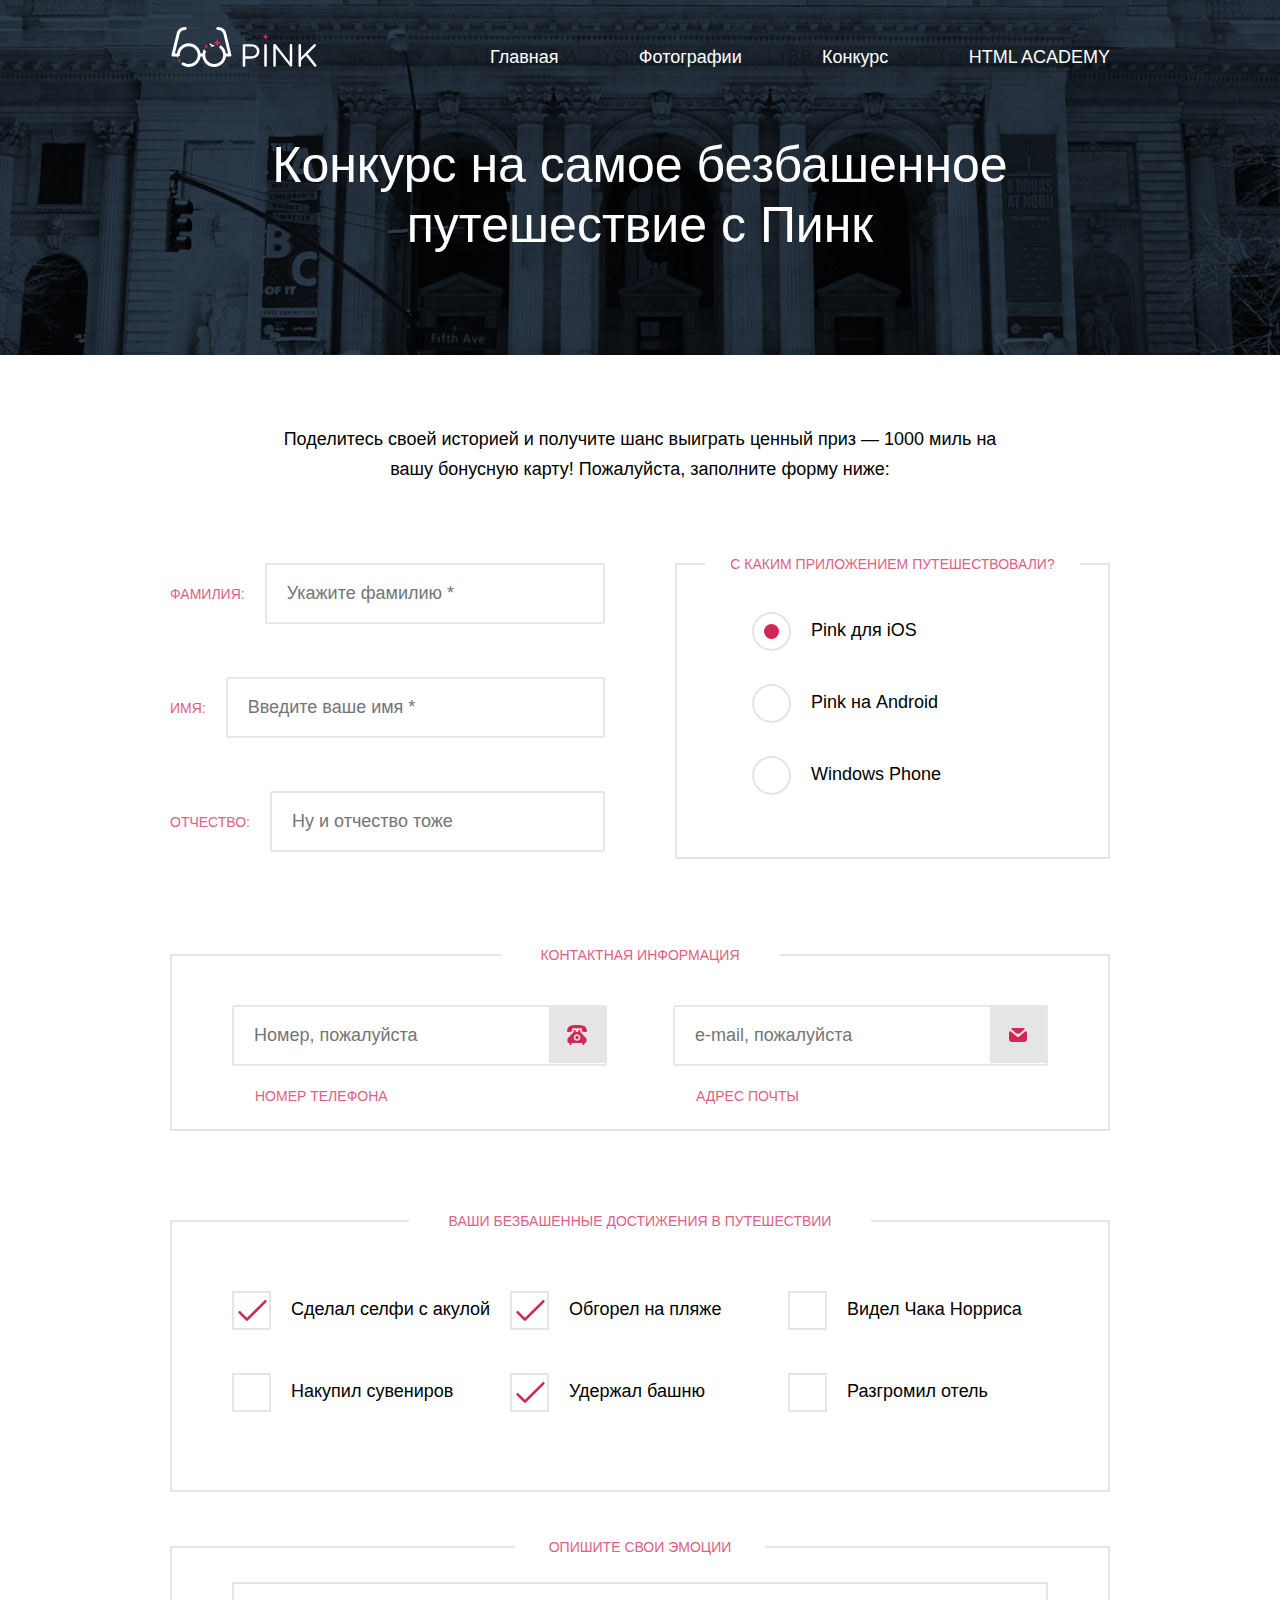
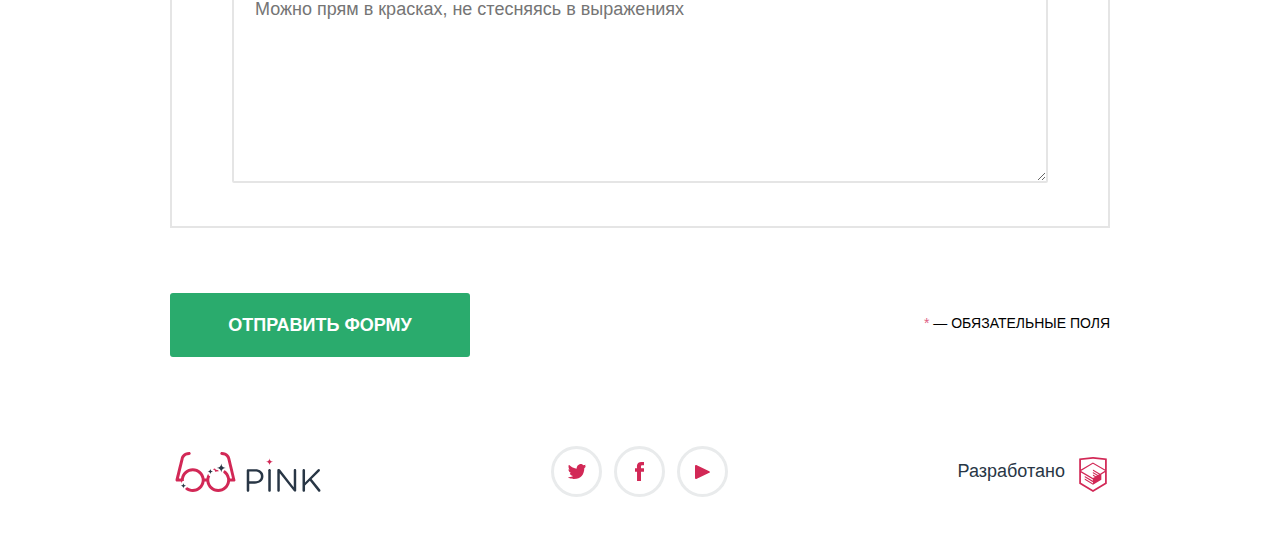
<file: source/form.html>
<!DOCTYPE html>
<html lang="ru">
	<head>
		<meta charset="utf-8">
		<title>PINK</title>
		<meta name="viewport" content="width=device-width, initial-scale=1">
		 <link href="http://fonts.googleapis.com/css?family=Open+Sans:400,700,300&amp;subset=latin,cyrillic-ext" rel="stylesheet" type="text/css">
		  <link rel="stylesheet" href="css/normalize.css">
      <link rel="stylesheet" href="css/main.min.css">
	</head>

	<body class="inner-page">
		<svg version="1.1" style="display: none;">
			<symbol viewBox="0 0 74.426 22.859" id="logo-pink-white-mobile">
	      		<g>
			        <path d="M0,1.449c0-0.708,0.58-1.288,1.256-1.288h7.18c5.087,0,8.436,2.704,8.436,7.147v0.064 c0,4.861-4.057,7.373-8.854,7.373H2.544v6.825c0,0.708-0.58,1.288-1.288,1.288C0.58,22.859,0,22.279,0,21.571V1.449z M8.114,12.428 c3.734,0,6.182-1.996,6.182-4.958V7.405c0-3.22-2.415-4.894-6.054-4.894H2.544v9.917H8.114z"></path>
			        <path d="M21.729,1.288C21.729,0.58,22.308,0,22.983,0c0.709,0,1.288,0.58,1.288,1.288v20.283 c0,0.708-0.579,1.288-1.288,1.288c-0.676,0-1.255-0.58-1.255-1.288V1.288z"></path>
			        <path d="M30.87,1.32c0-0.676,0.579-1.256,1.256-1.256h0.354c0.58,0,0.934,0.29,1.288,0.74l13.684,17.45V1.256 C47.451,0.58,47.998,0,48.707,0c0.676,0,1.223,0.58,1.223,1.256v20.348c0,0.676-0.482,1.191-1.158,1.191h-0.129 c-0.548,0-0.934-0.322-1.32-0.772L33.349,4.153v17.45c0,0.676-0.547,1.256-1.255,1.256c-0.677,0-1.224-0.58-1.224-1.256V1.32z"></path>
			        <path d="M56.3,1.288C56.3,0.58,56.879,0,57.556,0c0.708,0,1.287,0.58,1.287,1.288v12.331L71.689,0.451 C71.979,0.193,72.269,0,72.688,0c0.676,0,1.224,0.612,1.224,1.256c0,0.354-0.161,0.644-0.419,0.901l-7.984,7.92l8.564,10.561 c0.225,0.29,0.354,0.547,0.354,0.934c0,0.676-0.579,1.288-1.287,1.288c-0.483,0-0.806-0.258-1.03-0.58l-8.403-10.463l-4.862,4.861 v4.894c0,0.708-0.579,1.288-1.287,1.288c-0.677,0-1.256-0.58-1.256-1.288V1.288z"></path>
	      		</g>
    		</symbol>
     		<symbol viewBox="0 0 146.3 40.375" id="logo-pink-white-tablet">
      			<g>
			        <path d="M71.874,18.661c0-0.708,0.58-1.288,1.256-1.288h7.18c5.087,0,8.436,2.704,8.436,7.146v0.064 c0,4.861-4.057,7.373-8.854,7.373h-5.475v6.825c0,0.708-0.58,1.288-1.288,1.288c-0.676,0-1.256-0.58-1.256-1.288V18.661z M79.988,29.641c3.734,0,6.182-1.996,6.182-4.959v-0.063c0-3.22-2.414-4.894-6.053-4.894h-5.699v9.917H79.988L79.988,29.641z"></path>
			        <path d="M93.603,18.5c0-0.708,0.579-1.288,1.255-1.288c0.709,0,1.288,0.58,1.288,1.288v20.283 c0,0.708-0.579,1.287-1.288,1.287c-0.676,0-1.255-0.579-1.255-1.287V18.5z"></path>
			        <path d="M102.744,18.532c0-0.676,0.58-1.256,1.256-1.256h0.354c0.58,0,0.935,0.29,1.288,0.74l13.684,17.45V18.468 c0-0.676,0.547-1.256,1.256-1.256c0.676,0,1.224,0.58,1.224,1.256v20.349c0,0.676-0.481,1.19-1.158,1.19h-0.129 c-0.548,0-0.935-0.321-1.319-0.772l-13.975-17.868v17.45c0,0.676-0.547,1.256-1.256,1.256c-0.676,0-1.223-0.58-1.223-1.256V18.532 H102.744z"></path>
			        <path d="M128.173,18.5c0-0.708,0.58-1.288,1.257-1.288c0.708,0,1.286,0.58,1.286,1.288v12.331l12.848-13.168 c0.29-0.257,0.579-0.451,0.998-0.451c0.676,0,1.225,0.612,1.225,1.256c0,0.354-0.162,0.644-0.42,0.901l-7.984,7.92l8.564,10.561 c0.225,0.291,0.354,0.547,0.354,0.935c0,0.676-0.578,1.288-1.286,1.288c-0.483,0-0.806-0.258-1.03-0.58l-8.402-10.463l-4.863,4.861 v4.894c0,0.708-0.578,1.288-1.286,1.288c-0.677,0-1.257-0.58-1.257-1.288V18.5H128.173z"></path>
      			</g>
      			<path d="M60.498,28.266"></path>
      			<path d="M60.462,28.016c-0.002-0.009-5.175-21.365-5.175-21.365C54.926,4.303,52.694,0,46.688,0 c-0.829,0-1.5,0.671-1.5,1.5s0.671,1.5,1.5,1.5c4.856,0,5.575,3.729,5.639,4.143l4.767,19.701h-2.073 c-0.742-5.927-5.802-10.531-11.927-10.531s-11.186,4.604-11.927,10.531h-1.82c-0.741-5.927-5.802-10.531-11.927-10.531 S6.235,20.917,5.493,26.844H3.42L8.187,7.143C8.25,6.729,8.97,3,13.826,3c0.829,0,1.5-0.671,1.5-1.5S14.655,0,13.826,0 C7.82,0,5.588,4.303,5.227,6.651c0,0-5.173,21.356-5.175,21.365c-0.266,1.109,0.531,1.826,1.426,1.826 c0.012,0,0.023,0.004,0.036,0.004h3.982c0.741,5.926,5.802,10.53,11.927,10.53s11.185-4.604,11.927-10.53h1.814 c0.742,5.926,5.802,10.53,11.927,10.53s11.186-4.604,11.927-10.53H59c0.012,0,0.023-0.004,0.036-0.004 C59.931,29.842,60.728,29.125,60.462,28.016z M26.315,29.844c-0.715,4.272-4.421,7.531-8.896,7.531c-4.475,0-8.18-3.259-8.896-7.531 c-0.082-0.488-0.135-0.988-0.135-1.5s0.053-1.011,0.135-1.5c0.715-4.271,4.421-7.531,8.896-7.531c4.475,0,8.18,3.26,8.896,7.531 c0.082,0.489,0.135,0.988,0.135,1.5S26.397,29.355,26.315,29.844z M51.99,29.844c-0.716,4.272-4.421,7.531-8.896,7.531 c-4.475,0-8.181-3.259-8.896-7.531c-0.082-0.488-0.135-0.988-0.135-1.5s0.053-1.011,0.135-1.5c0.716-4.271,4.421-7.531,8.896-7.531 c4.475,0,8.181,3.26,8.896,7.531c0.082,0.489,0.135,0.988,0.135,1.5S52.072,29.355,51.99,29.844z"></path>
    		</symbol>
			<symbol viewBox="0 0 146.3 40.375" id="logo-pink-white-desktop">
      			<g>
        			<path d="M71.874,18.661c0-0.708,0.58-1.288,1.256-1.288h7.18c5.087,0,8.436,2.704,8.436,7.146v0.064 c0,4.861-4.057,7.373-8.854,7.373h-5.475v6.825c0,0.708-0.58,1.288-1.288,1.288c-0.676,0-1.256-0.58-1.256-1.288V18.661z M79.988,29.641c3.734,0,6.182-1.996,6.182-4.959v-0.063c0-3.22-2.414-4.894-6.053-4.894h-5.699v9.917H79.988L79.988,29.641z"></path>
        			<path d="M93.603,18.5c0-0.708,0.579-1.288,1.255-1.288c0.709,0,1.288,0.58,1.288,1.288v20.283 c0,0.708-0.579,1.287-1.288,1.287c-0.676,0-1.255-0.579-1.255-1.287V18.5z"></path>
        			<path d="M102.744,18.532c0-0.676,0.58-1.256,1.256-1.256h0.354c0.58,0,0.935,0.29,1.288,0.74l13.684,17.45V18.468 c0-0.676,0.547-1.256,1.256-1.256c0.676,0,1.224,0.58,1.224,1.256v20.349c0,0.676-0.481,1.19-1.158,1.19h-0.129 c-0.548,0-0.935-0.321-1.319-0.772l-13.975-17.868v17.45c0,0.676-0.547,1.256-1.256,1.256c-0.676,0-1.223-0.58-1.223-1.256V18.532 H102.744z"></path>
        			<path d="M128.173,18.5c0-0.708,0.58-1.288,1.257-1.288c0.708,0,1.286,0.58,1.286,1.288v12.331l12.848-13.168 c0.29-0.257,0.579-0.451,0.998-0.451c0.676,0,1.225,0.612,1.225,1.256c0,0.354-0.162,0.644-0.42,0.901l-7.984,7.92l8.564,10.561 c0.225,0.291,0.354,0.547,0.354,0.935c0,0.676-0.578,1.288-1.286,1.288c-0.483,0-0.806-0.258-1.03-0.58l-8.402-10.463l-4.863,4.861 v4.894c0,0.708-0.578,1.288-1.286,1.288c-0.677,0-1.257-0.58-1.257-1.288V18.5H128.173z"></path>
      			</g>
      			<path fill="#D22856" d="M98.498,9.875c-2.002,0-3.623-1.623-3.623-3.624c0,2.001-1.623,3.624-3.625,3.624 c2.002,0,3.625,1.623,3.625,3.624C94.875,11.498,96.496,9.875,98.498,9.875z"></path>
      			<g>
        			<path d="M43.094,19.313c0.246,0,0.489,0.014,0.73,0.033c-0.437-0.728-1.227-1.221-2.136-1.221 c-0.877,0-1.614-0.568-1.884-1.354c-0.727,0.208-1.425,0.482-2.089,0.816c0.062,0.017,0.122,0.038,0.188,0.038c1.104,0,2,0.896,2,2 c0,0.096-0.015,0.188-0.028,0.281C40.875,19.524,41.959,19.313,43.094,19.313z"></path>
        			<path d="M60.462,28.016c-0.002-0.009-5.175-21.365-5.175-21.365C54.926,4.303,52.694,0,46.688,0 c-0.829,0-1.5,0.671-1.5,1.5s0.671,1.5,1.5,1.5c4.856,0,5.575,3.729,5.639,4.143l4.767,19.701h-2.073 c-0.445-3.557-2.453-6.628-5.305-8.522c-0.897,0.379-1.529,1.269-1.529,2.303c0,0.088-0.015,0.171-0.026,0.256 c1.991,1.358,3.415,3.489,3.829,5.964c0.082,0.489,0.135,0.988,0.135,1.5s-0.053,1.012-0.135,1.5 c-0.716,4.272-4.421,7.531-8.896,7.531c-4.475,0-8.181-3.259-8.896-7.531c-0.082-0.488-0.135-0.988-0.135-1.5 s0.053-1.011,0.135-1.5c0.147-0.878,0.427-1.711,0.808-2.483c-1.034-0.078-1.852-0.932-1.852-1.985 c0-0.189-0.077-0.357-0.192-0.489c-0.938,1.469-1.569,3.15-1.795,4.958h-1.82c-0.741-5.927-5.802-10.531-11.927-10.531 S6.235,20.917,5.493,26.844H3.42L8.187,7.143C8.25,6.729,8.97,3,13.826,3c0.829,0,1.5-0.671,1.5-1.5S14.655,0,13.826,0 C7.82,0,5.588,4.303,5.227,6.651c0,0-5.173,21.356-5.175,21.365c-0.266,1.109,0.531,1.826,1.426,1.826 c0.012,0,0.023,0.004,0.036,0.004h3.982c0.079,0.628,0.215,1.237,0.387,1.831c0.059-0.106,0.102-0.224,0.102-0.354 c0-1.104,0.896-2,2-2c0.166,0,0.324,0.025,0.478,0.063c-0.043-0.343-0.074-0.688-0.074-1.042c0-0.512,0.053-1.011,0.135-1.5 c0.715-4.271,4.421-7.531,8.896-7.531s8.18,3.26,8.896,7.531c0.082,0.489,0.135,0.988,0.135,1.5s-0.053,1.012-0.135,1.5 c-0.715,4.272-4.421,7.531-8.896,7.531c-2.022,0-3.883-0.67-5.386-1.794c-0.35,0.302-0.8,0.491-1.299,0.491 c-0.413,0-0.749,0.336-0.749,0.748c0,0.29-0.065,0.564-0.176,0.812c2.075,1.708,4.722,2.743,7.614,2.743 c6.125,0,11.185-4.604,11.927-10.53h1.814c0.742,5.926,5.802,10.53,11.927,10.53s11.186-4.604,11.927-10.53H59 c0.012,0,0.023-0.004,0.036-0.004C59.931,29.842,60.728,29.125,60.462,28.016z"></path>
      			</g>
      			<g>
	        		<g>
	          			<path fill="#D22856" d="M50.686,16.125c-2.485,0-4.499-2.014-4.499-4.499c0,2.485-2.014,4.499-4.499,4.499
	            		c2.485,0,4.499,2.014,4.499,4.499C46.187,18.139,48.2,16.125,50.686,16.125z"></path>
	        		</g>
      			</g>
      			<g>
	        		<g>
			         	<path fill="#D22856" d="M37.904,19.626c-1.519,0-2.749-1.23-2.749-2.749c0,1.519-1.23,2.749-2.749,2.749
			            c1.519,0,2.749,1.229,2.749,2.749C35.155,20.855,36.386,19.626,37.904,19.626z"></path>
			        </g>
      			</g>
      			<g>
	        		<g>
			        	<path fill="#D22856" d="M10.734,34.072c-1.519,0-2.749-1.23-2.749-2.75c0,1.52-1.23,2.75-2.749,2.75
			            c1.519,0,2.749,1.229,2.749,2.748C7.985,35.303,9.215,34.072,10.734,34.072z"></path>
			        </g>
      			</g>
    		</symbol>
    		<symbol viewBox="0 0 146.3 40.375" id="logo-pink-blue-mobile">
		    	<g>
			        <path d="M71.874,18.661c0-0.708,0.58-1.288,1.256-1.288h7.18c5.087,0,8.436,2.704,8.436,7.146v0.063 c0,4.86-4.057,7.373-8.854,7.373h-5.475v6.825c0,0.708-0.58,1.287-1.289,1.287c-0.676,0-1.256-0.58-1.256-1.287L71.874,18.661 L71.874,18.661z M79.988,29.641c3.734,0,6.182-1.996,6.182-4.959v-0.062c0-3.221-2.414-4.894-6.053-4.894h-5.699v9.917h5.57V29.641 z"></path>
			        <path d="M93.603,18.5c0-0.708,0.579-1.288,1.255-1.288c0.709,0,1.288,0.58,1.288,1.288v20.283 c0,0.708-0.579,1.287-1.288,1.287c-0.676,0-1.255-0.579-1.255-1.287V18.5z"></path>
			        <path d="M102.744,18.532c0-0.676,0.58-1.256,1.256-1.256h0.354c0.58,0,0.935,0.29,1.288,0.74l13.684,17.45V18.468 c0-0.676,0.547-1.256,1.256-1.256c0.676,0,1.225,0.58,1.225,1.256v20.349c0,0.677-0.48,1.19-1.158,1.19h-0.129 c-0.548,0-0.936-0.321-1.318-0.772l-13.976-17.867v17.449c0,0.677-0.547,1.257-1.257,1.257c-0.676,0-1.223-0.58-1.223-1.257V18.532 H102.744z"></path>
			        <path d="M128.173,18.5c0-0.708,0.58-1.288,1.257-1.288c0.708,0,1.286,0.58,1.286,1.288v12.331l12.848-13.168 c0.29-0.257,0.579-0.451,0.998-0.451c0.676,0,1.225,0.612,1.225,1.256c0,0.354-0.162,0.644-0.42,0.901l-7.984,7.92l8.564,10.561 c0.225,0.291,0.354,0.547,0.354,0.936c0,0.676-0.577,1.288-1.285,1.288c-0.482,0-0.807-0.259-1.03-0.58l-8.401-10.464l-4.863,4.861 v4.895c0,0.708-0.578,1.288-1.286,1.288c-0.677,0-1.257-0.58-1.257-1.288V18.5H128.173z"></path>
		      	</g>
      			<path d="M60.498,28.266"></path>
      			<path fill="#D22856" d="M60.462,28.016c-0.002-0.009-5.175-21.365-5.175-21.365C54.926,4.303,52.694,0,46.688,0 c-0.829,0-1.5,0.671-1.5,1.5s0.671,1.5,1.5,1.5c4.856,0,5.575,3.729,5.639,4.143l4.767,19.701h-2.073 c-0.742-5.927-5.802-10.531-11.927-10.531s-11.186,4.604-11.927,10.531h-1.82c-0.741-5.927-5.802-10.531-11.927-10.531 S6.235,20.917,5.493,26.844H3.42L8.187,7.143C8.25,6.729,8.97,3,13.826,3c0.829,0,1.5-0.671,1.5-1.5S14.655,0,13.826,0 C7.82,0,5.588,4.303,5.227,6.651c0,0-5.173,21.356-5.175,21.365c-0.266,1.109,0.531,1.826,1.426,1.826 c0.012,0,0.023,0.004,0.036,0.004h3.982c0.741,5.926,5.802,10.53,11.927,10.53s11.185-4.604,11.927-10.53h1.814 c0.742,5.926,5.802,10.53,11.927,10.53s11.186-4.604,11.927-10.53H59c0.012,0,0.023-0.004,0.036-0.004 C59.931,29.842,60.728,29.125,60.462,28.016z M26.315,29.844c-0.715,4.272-4.421,7.531-8.896,7.531s-8.18-3.259-8.896-7.531 c-0.082-0.488-0.135-0.988-0.135-1.5s0.053-1.011,0.135-1.5c0.715-4.271,4.421-7.531,8.896-7.531s8.18,3.26,8.896,7.531 c0.082,0.489,0.135,0.988,0.135,1.5S26.397,29.355,26.315,29.844z M51.99,29.844c-0.716,4.272-4.421,7.531-8.896,7.531 c-4.475,0-8.181-3.259-8.896-7.531c-0.082-0.488-0.135-0.988-0.135-1.5s0.053-1.011,0.135-1.5c0.716-4.271,4.421-7.531,8.896-7.531 c4.475,0,8.181,3.26,8.896,7.531c0.082,0.489,0.135,0.988,0.135,1.5S52.072,29.355,51.99,29.844z"></path>
    		</symbol>
    		<symbol viewBox="0 0 146.3 40.375" id="logo-pink-blue-desktop">
      			<g>
        			<path d="M71.874,18.661c0-0.708,0.58-1.288,1.256-1.288h7.18c5.087,0,8.436,2.704,8.436,7.146v0.063 c0,4.86-4.057,7.373-8.854,7.373h-5.475v6.825c0,0.708-0.58,1.287-1.289,1.287c-0.676,0-1.256-0.58-1.256-1.287L71.874,18.661 L71.874,18.661z M79.988,29.641c3.734,0,6.182-1.996,6.182-4.959v-0.062c0-3.221-2.414-4.894-6.053-4.894h-5.699v9.917h5.57V29.641 z"></path>
        			<path d="M93.603,18.5c0-0.708,0.579-1.288,1.255-1.288c0.709,0,1.288,0.58,1.288,1.288v20.283 c0,0.708-0.579,1.287-1.288,1.287c-0.676,0-1.255-0.579-1.255-1.287V18.5z"></path>
        			<path d="M102.744,18.532c0-0.676,0.58-1.256,1.256-1.256h0.354c0.58,0,0.935,0.29,1.288,0.74l13.684,17.45V18.468 c0-0.676,0.547-1.256,1.256-1.256c0.676,0,1.225,0.58,1.225,1.256v20.349c0,0.677-0.48,1.19-1.158,1.19h-0.129 c-0.548,0-0.936-0.321-1.318-0.772l-13.976-17.867v17.449c0,0.677-0.547,1.257-1.257,1.257c-0.676,0-1.223-0.58-1.223-1.257V18.532 H102.744z"></path>
        			<path d="M128.173,18.5c0-0.708,0.58-1.288,1.257-1.288c0.708,0,1.286,0.58,1.286,1.288v12.331l12.848-13.168 c0.29-0.257,0.579-0.451,0.998-0.451c0.676,0,1.225,0.612,1.225,1.256c0,0.354-0.162,0.644-0.42,0.901l-7.984,7.92l8.564,10.561 c0.225,0.291,0.354,0.547,0.354,0.936c0,0.676-0.577,1.288-1.285,1.288c-0.482,0-0.807-0.259-1.03-0.58l-8.401-10.464l-4.863,4.861 v4.895c0,0.708-0.578,1.288-1.286,1.288c-0.677,0-1.257-0.58-1.257-1.288V18.5H128.173z"></path>
      			</g>
      			<path fill="#D22856" d="M98.498,9.875c-2.002,0-3.623-1.623-3.623-3.624c0,2.001-1.623,3.624-3.625,3.624 c2.002,0,3.625,1.623,3.625,3.624C94.875,11.498,96.496,9.875,98.498,9.875z"></path>
      			<g>
        			<path fill="#D22856" d="M43.094,19.313c0.246,0,0.489,0.014,0.73,0.033c-0.437-0.728-1.227-1.221-2.136-1.221 c-0.877,0-1.614-0.568-1.884-1.354c-0.727,0.208-1.425,0.482-2.089,0.816c0.062,0.017,0.122,0.038,0.188,0.038c1.104,0,2,0.896,2,2 c0,0.096-0.015,0.188-0.028,0.281C40.875,19.524,41.959,19.313,43.094,19.313z"></path>
        			<path fill="#D22856" d="M60.462,28.016c-0.002-0.009-5.175-21.365-5.175-21.365C54.926,4.303,52.694,0,46.688,0 c-0.829,0-1.5,0.671-1.5,1.5s0.671,1.5,1.5,1.5c4.856,0,5.575,3.729,5.639,4.143l4.767,19.701h-2.073 c-0.445-3.557-2.453-6.628-5.305-8.522c-0.897,0.379-1.529,1.269-1.529,2.303c0,0.088-0.015,0.171-0.026,0.256 c1.991,1.358,3.415,3.489,3.829,5.965c0.082,0.488,0.135,0.987,0.135,1.5c0,0.512-0.053,1.012-0.135,1.5 c-0.716,4.271-4.421,7.53-8.896,7.53c-4.475,0-8.181-3.259-8.896-7.53c-0.082-0.488-0.135-0.988-0.135-1.5 c0-0.513,0.053-1.012,0.135-1.5c0.147-0.879,0.427-1.712,0.808-2.484c-1.034-0.077-1.852-0.932-1.852-1.984 c0-0.189-0.077-0.357-0.192-0.488c-0.938,1.469-1.569,3.149-1.795,4.957h-1.82c-0.741-5.927-5.802-10.531-11.927-10.531 S6.235,20.917,5.493,26.844H3.42L8.187,7.143C8.25,6.729,8.97,3,13.826,3c0.829,0,1.5-0.671,1.5-1.5S14.655,0,13.826,0 C7.82,0,5.588,4.303,5.227,6.651c0,0-5.173,21.356-5.175,21.365c-0.266,1.109,0.531,1.826,1.426,1.826 c0.012,0,0.023,0.004,0.036,0.004h3.982c0.079,0.629,0.215,1.237,0.387,1.831c0.059-0.106,0.102-0.224,0.102-0.354 c0-1.104,0.896-2,2-2c0.166,0,0.324,0.024,0.478,0.062c-0.043-0.343-0.074-0.688-0.074-1.042c0-0.512,0.053-1.011,0.135-1.5 c0.715-4.271,4.421-7.531,8.896-7.531s8.18,3.26,8.896,7.531c0.082,0.489,0.135,0.988,0.135,1.5s-0.053,1.012-0.135,1.5 c-0.715,4.272-4.421,7.531-8.896,7.531c-2.022,0-3.883-0.67-5.386-1.794c-0.35,0.302-0.8,0.491-1.299,0.491 c-0.413,0-0.749,0.336-0.749,0.748c0,0.289-0.065,0.563-0.176,0.812c2.075,1.708,4.722,2.743,7.614,2.743 c6.125,0,11.185-4.604,11.927-10.529h1.814c0.742,5.926,5.802,10.529,11.927,10.529s11.186-4.604,11.927-10.529H59 c0.012,0,0.023-0.005,0.036-0.005C59.931,29.842,60.728,29.125,60.462,28.016z"></path>
      			</g>
      			<g>
        			<g>
          				<path d="M50.686,16.125c-2.485,0-4.499-2.014-4.499-4.499c0,2.485-2.014,4.499-4.499,4.499
            			c2.485,0,4.499,2.014,4.499,4.499C46.187,18.139,48.2,16.125,50.686,16.125z"></path>
        			</g>
      			</g>
      			<g>
        			<g>
          				<path d="M37.904,19.626c-1.519,0-2.749-1.23-2.749-2.749c0,1.519-1.23,2.749-2.749,2.749
            			c1.519,0,2.749,1.229,2.749,2.749C35.155,20.855,36.386,19.626,37.904,19.626z"></path>
        			</g>
      			</g>
      			<g>
        			<g>
          				<path d="M10.734,34.072c-1.519,0-2.749-1.23-2.749-2.75c0,1.52-1.23,2.75-2.749,2.75
            			c1.519,0,2.749,1.229,2.749,2.748C7.985,35.303,9.215,34.072,10.734,34.072z"></path>
        			</g>
      			</g>
    		</symbol>   
	    	<symbol viewBox="0 0 60 60" id="logo-htmlacademy">
      			<path d="M30.2 5h-.2l-19.7 2.1v36.2l19.7 11.7 19.7-11.7v-36.2l-19.5-2.1zm17 36.8l-17.2 10.2-17.2-10.2v-14.8l17.1 10.2v1.8l-11.7-7v1.8l11.8 7.1v1.9l-11.8-7v1.8l11.8 7 11.9-7.1v-7.6l5.3-3.2v15.1zm-.1-17l-4.7 2.8-2.2 1.3-10.3-6.1v1.8l8.8 5.3h-.1l-.2.1-1.3.7-7.3-4.3v1.8l5.8 3.4-1.4.9-4.3-2.6v1.8l2.9 1.7-2.9 1.7-17-10.1 17-10.2 17.2 10zm.1-1.8l-17.3-10.2-17.1 10.2v-13.6l17.2-1.8 17.2 1.8v13.6z"></path>
    		</symbol>
        <symbol viewBox="-82.357 4.875 21.698 16.09" id="icon-yes">
          <path d="M-60.953,5.167c-0.391-0.391-1.023-0.391-1.414,0L-75.75,18.551l-4.9-4.9c-0.391-0.391-1.023-0.391-1.414,0 s-0.391,1.023,0,1.414l5.607,5.607c0.195,0.195,0.451,0.293,0.707,0.293s0.512-0.098,0.707-0.293l14.09-14.09 C-60.562,6.191-60.562,5.558-60.953,5.167z"></path>
        </symbol>
  		</svg>
  		
		<header class="main-header">
			<div class="container">
				<div class="main-header__wrapper">
					<a class="main-header__logo" href="index.html">
						<svg class="logo-pink-white-mobile" width="75" height="22"><use xmlns:xlink="http://www.w3.org/1999/xlink" xlink:href="#logo-pink-white-mobile"></use></svg>
            			<svg class="logo-pink-white-tablet" width="148" height="40"><use xmlns:xlink="http://www.w3.org/1999/xlink" xlink:href="#logo-pink-white-tablet"></use></svg>
            			<svg class="logo-pink-white-desktop" width="148" height="40"><use xmlns:xlink="http://www.w3.org/1999/xlink" xlink:href="#logo-pink-white-desktop"></use></svg>
        			</a>
					<nav class="main-nav  main-nav--closed  main-nav--nojs">
						<button class="main-nav__toggle" type="button"><span class="visually-hidden">Открыть меню</span></button>
						<ul class="main-nav__list">
							<li><a href="index.html">Главная</a></li>
							<li><a href="photo.html">Фотографии</a></li>
							<li><a>Конкурс</a></li>
							<li><a href="#">HTML ACADEMY</a></li>
						</ul>		
					</nav>
				</div>
        <h1 class="header-competition">Конкурс на самое безбашенное путешествие с Пинк</h1> 
      </div>
		</header>

    <form class="form-competition" action="https://echo.htmlacademy.ru/" method="post">
      <h2 class="form-header">Поделитесь своей историей и получите шанс выиграть ценный приз — 1000 миль на вашу бонусную карту!<span> Пожалуйста, заполните форму ниже:</span></h2>
      <fieldset class="full-name">
        <ul class="full-name__list">
          <li>
            <label class="full-name__label" for="surname">Фамилия:</label>
            <input class="full-name__input" type="text" name="surname" id="surname" placeholder="Укажите фамилию *">
          </li>
          <li>
            <label class="full-name__label" for="name">Имя:</label>
            <input class="full-name__input" type="text" name="name" id="name" placeholder="Введите ваше имя *" required="">
          </li>
          <li>
            <label class="full-name__label" for="patronymic">Отчество:</label>
            <input class="full-name__input" type="text" name="patronymic" id="patronymic" placeholder="Ну и отчество тоже">
          </li>
        </ul>
      </fieldset>

      <fieldset class="your-progress">
        <legend class="your-progress__legend">Ваши безбашенные достижения в путешествии</legend>
        <ul class="your-progress__list">
          <li>
            <input class="your-progress__input  visually-hidden" type="checkbox" name="selfi" id="selfi" checked="">
            <label class="your-progress__label" for="selfi"><svg class="icon-yes" width="31" height="21"><use xmlns:xlink="http://www.w3.org/1999/xlink" xlink:href="#icon-yes"></use></svg>Сделал селфи с акулой</label>
          </li>
          <li> 
            <input class="your-progress__input  visually-hidden" type="checkbox" name="beach" id="beach" checked="">
            <label class="your-progress__label" for="beach"><svg class="icon-yes" width="31" height="21"><use xmlns:xlink="http://www.w3.org/1999/xlink" xlink:href="#icon-yes"></use></svg>Обгорел на пляже</label>
          </li>
          <li> 
            <input class="your-progress__input  visually-hidden" type="checkbox" name="norris" id="norris">
            <label class="your-progress__label" for="norris"><svg class="icon-yes" width="31" height="21"><use xmlns:xlink="http://www.w3.org/1999/xlink" xlink:href="#icon-yes"></use></svg>Видел Чака Норриса</label>
          </li>
          <li>  
            <input class="your-progress__input  visually-hidden" type="checkbox" name="souvenir" id="souvenir">
            <label class="your-progress__label" for="souvenir"><svg class="icon-yes" width="31" height="21"><use xmlns:xlink="http://www.w3.org/1999/xlink" xlink:href="#icon-yes"></use></svg>Накупил сувениров</label>
          </li>
          <li> 
            <input class="your-progress__input  visually-hidden" type="checkbox" name="tower" id="tower" checked="">
            <label class="your-progress__label" for="tower"><svg class="icon-yes" width="31" height="21"><use xmlns:xlink="http://www.w3.org/1999/xlink" xlink:href="#icon-yes"></use></svg>Удержал башню</label>
          </li>
          <li> 
            <input class="your-progress__input  visually-hidden" type="checkbox" name="hotel" id="hotel">
            <label class="your-progress__label" for="hotel"><svg class="icon-yes" width="31" height="21"><use xmlns:xlink="http://www.w3.org/1999/xlink" xlink:href="#icon-yes"></use></svg>Разгромил отель</label>
          </li> 
        </ul>
      </fieldset>

      <fieldset class="phone-email">
        <legend class="phone-email__legend">Контактная информация</legend>
        <ul class="phone-email__list">
          <li class="phone-email__item  icon-phone">
            <label class="phone-email__label">Номер телефона</label>
            <input class="phone-email__input" type="tel" name="phone-number" id="phone-number" pattern="[0-9]{1}-[0-9]{3}-[0-9]{3}" placeholder="Номер, пожалуйста">
          </li>
          <li class="phone-email__item  icon-email">
            <label class="phone-email__label" for="email">Адрес почты</label>
            <input class="phone-email__input" type="email" name="email" id="email" placeholder="e-mail, пожалуйста" required="">
          </li>
        </ul>
      </fieldset>
      <div class="application-wrap">
        <fieldset class="application">
          <legend class="application__legend">С каким приложением путешествовали?</legend>
          <ul class="application__list"> 
            <li>  
              <input class="visually-hidden" type="radio" name="trip-app" id="ios" value="ios" checked="">
              <label class="application__label" for="ios">Pink для iOS</label>
            </li>
            <li>  
              <input class="visually-hidden" type="radio" name="trip-app" id="android" value="android">
              <label class="application__label" for="android">Pink на Android</label>
            </li>
            <li>  
              <input class="visually-hidden" type="radio" name="trip-app" id="win-phone" value="win-phone">
              <label class="application__label" for="win-phone">Windows Phone</label>
            </li>
          </ul>  
        </fieldset>
      </div>
      <fieldset class="emotion">
        <legend class="emotion__legend">Опишите свои эмоции</legend>
        <textarea class="emotion__text" name="feedback-emotion" id="feedback-emotion" placeholder="Можно прям в красках, не стесняясь в выражениях"></textarea>
      </fieldset>

      <div class="wrap-btn  clearfix">
        <button class="form-competition__btn" type="submit" value="Отправить форму">Отправить форму</button>
        <p class="required-fields"><span>*</span> — обязательные поля</p>
      </div>
    </form>
    <footer class="main-footer">
      	<div class="main-footer__wrap">
        	<a class="main-footer__logo" href="#">          
          		<svg class="logo-pink-blue-mobile" width="148" height="40"><use xmlns:xlink="http://www.w3.org/1999/xlink" xlink:href="#logo-pink-blue-mobile"></use></svg>
          		<svg class="logo-pink-blue-desktop" width="148" height="40"><use xmlns:xlink="http://www.w3.org/1999/xlink" xlink:href="#logo-pink-blue-desktop"></use></svg>
            </a>
            <div class="main-footer__social  social-links">
          		<a class="social-links__item  icon-twitter" href="https://twitter.com/">Twitter</a>
          		<a class="social-links__item  icon-facebook" href="https://ru-ru.facebook.com/">Facebook</a>
          		<a class="social-links__item  icon-youtube" href="https://www.youtube.com/?gl=RU&hl=ru">Youtube</a>
        	</div>
        	<div class="main-footer__copyright">
            	<span>Разработано</span>
            	<a class="main-footer__copyright-link" href="https://htmlacademy.ru/">
            		<svg class="logo-htmlacademy" width="42" height="49"><use xmlns:xlink="http://www.w3.org/1999/xlink" xlink:href="#logo-htmlacademy"></use></svg>
          		</a>
        	</div>
       	</div>
    </footer>
	<div class="overlay"></div>
    <div class="pop-up  pop-up-error">
    	<div class="pop-up__wrap">
      		<h4 class="pop-up__title">Что-то пошло не так!</h4>
      		<p class="pop-up__text">Проверьте поля, выделенные красным, скорее всего вы забыли их заполнить</p>
      		<button class="form-competition__btn  pop-up-error--btn">ок</button>
    	</div>
  	</div>

  	<div class="pop-up  pop-up-ok  pop-up--modificate  ">
    	<div class="pop-up__wrap">
      		<h4 class="pop-up__title">Ваша заявка отправлена</h4>
      		<p class="pop-up__text">Спасибо за ваше участие, ваша заявка уже поступила к нам. В ближайшее время мы рассмотрим ее и оповестим вас.</p>
    	</div>
    	<div class="pop-up__wrap-btn">
      		<button class="form-competition__btn  pop-up-ok--btn">Закрыть окно</button>
    	</div>
  	</div>
      
  <script src="js/common.js"></script>
  </body>
</html>
</file>
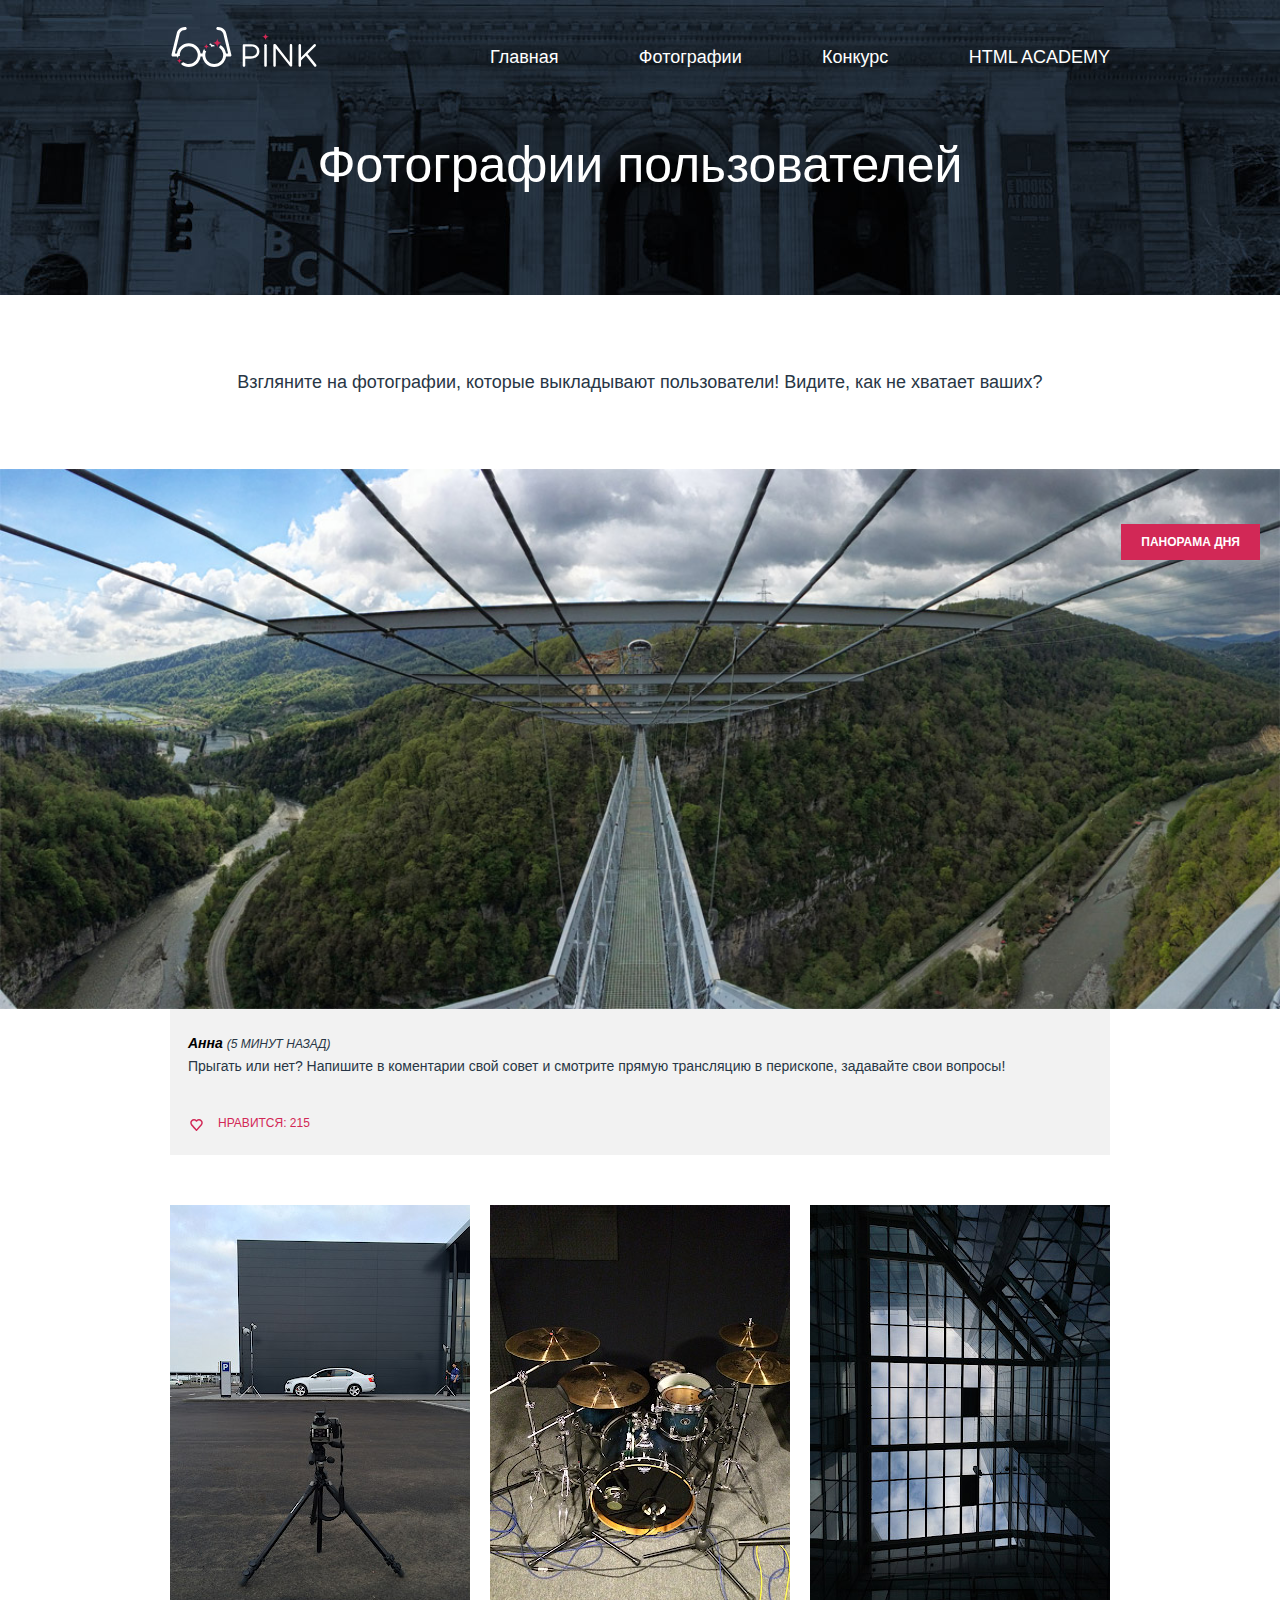
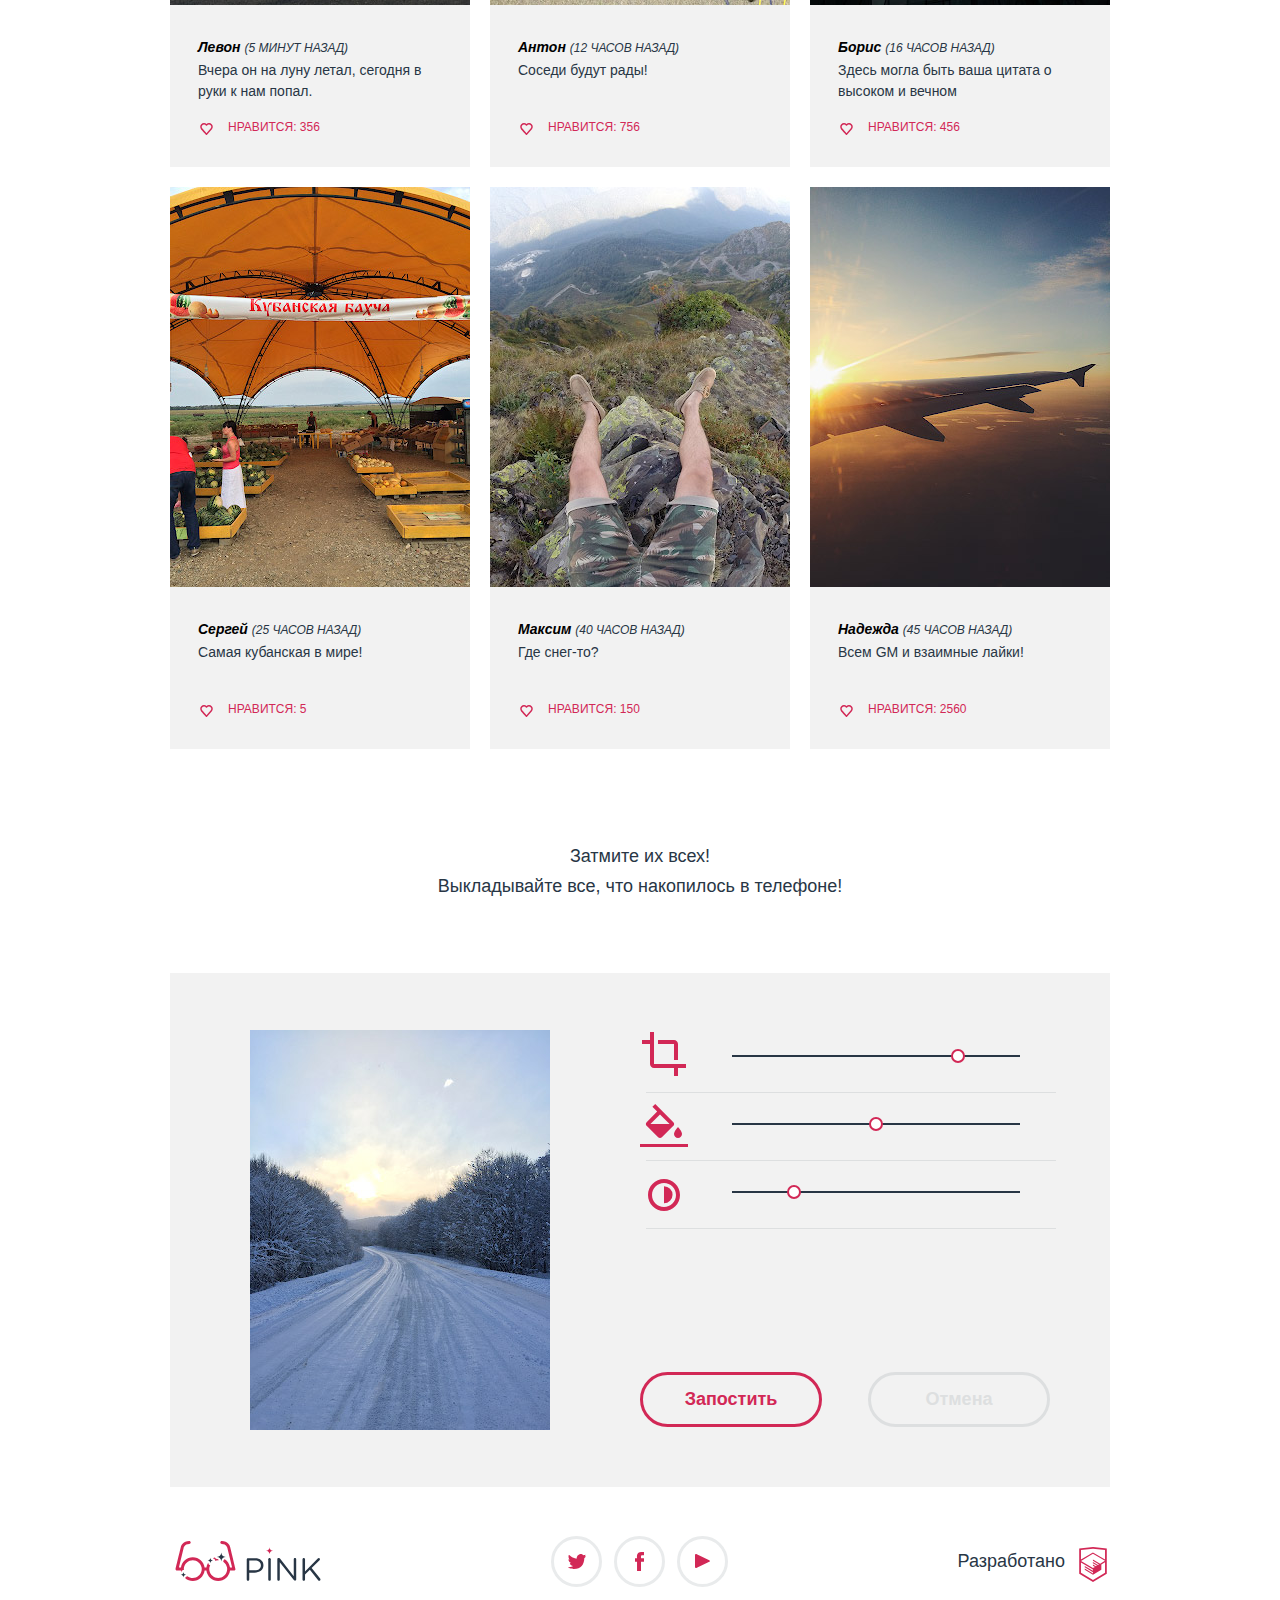
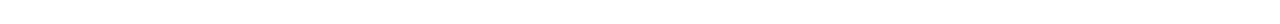
<file: source/photo.html>
<!DOCTYPE html>
<html lang="ru">
	<head>
		<meta charset="utf-8">
		<title>PINK-PHOTO</title>
		<meta name="viewport" content="width=device-width, initial-scale=1">
		 <link href="http://fonts.googleapis.com/css?family=Open+Sans:400,700,300&amp;subset=latin,cyrillic-ext" rel="stylesheet" type="text/css">
		<link rel="stylesheet" href="css/normalize.css">
    	<link rel="stylesheet" href="css/main.min.css">
	</head>
	<body class="inner-page">
		<svg version="1.1" style="display: none;">
			<symbol viewBox="0 0 74.426 22.859" id="logo-pink-white-mobile">
	      		<g>
			        <path d="M0,1.449c0-0.708,0.58-1.288,1.256-1.288h7.18c5.087,0,8.436,2.704,8.436,7.147v0.064 c0,4.861-4.057,7.373-8.854,7.373H2.544v6.825c0,0.708-0.58,1.288-1.288,1.288C0.58,22.859,0,22.279,0,21.571V1.449z M8.114,12.428 c3.734,0,6.182-1.996,6.182-4.958V7.405c0-3.22-2.415-4.894-6.054-4.894H2.544v9.917H8.114z"></path>
			        <path d="M21.729,1.288C21.729,0.58,22.308,0,22.983,0c0.709,0,1.288,0.58,1.288,1.288v20.283 c0,0.708-0.579,1.288-1.288,1.288c-0.676,0-1.255-0.58-1.255-1.288V1.288z"></path>
			        <path d="M30.87,1.32c0-0.676,0.579-1.256,1.256-1.256h0.354c0.58,0,0.934,0.29,1.288,0.74l13.684,17.45V1.256 C47.451,0.58,47.998,0,48.707,0c0.676,0,1.223,0.58,1.223,1.256v20.348c0,0.676-0.482,1.191-1.158,1.191h-0.129 c-0.548,0-0.934-0.322-1.32-0.772L33.349,4.153v17.45c0,0.676-0.547,1.256-1.255,1.256c-0.677,0-1.224-0.58-1.224-1.256V1.32z"></path>
			        <path d="M56.3,1.288C56.3,0.58,56.879,0,57.556,0c0.708,0,1.287,0.58,1.287,1.288v12.331L71.689,0.451 C71.979,0.193,72.269,0,72.688,0c0.676,0,1.224,0.612,1.224,1.256c0,0.354-0.161,0.644-0.419,0.901l-7.984,7.92l8.564,10.561 c0.225,0.29,0.354,0.547,0.354,0.934c0,0.676-0.579,1.288-1.287,1.288c-0.483,0-0.806-0.258-1.03-0.58l-8.403-10.463l-4.862,4.861 v4.894c0,0.708-0.579,1.288-1.287,1.288c-0.677,0-1.256-0.58-1.256-1.288V1.288z"></path>
	      		</g>
			</symbol>
	 		<symbol viewBox="0 0 146.3 40.375" id="logo-pink-white-tablet">
	  			<g>
			        <path d="M71.874,18.661c0-0.708,0.58-1.288,1.256-1.288h7.18c5.087,0,8.436,2.704,8.436,7.146v0.064 c0,4.861-4.057,7.373-8.854,7.373h-5.475v6.825c0,0.708-0.58,1.288-1.288,1.288c-0.676,0-1.256-0.58-1.256-1.288V18.661z M79.988,29.641c3.734,0,6.182-1.996,6.182-4.959v-0.063c0-3.22-2.414-4.894-6.053-4.894h-5.699v9.917H79.988L79.988,29.641z"></path>
			        <path d="M93.603,18.5c0-0.708,0.579-1.288,1.255-1.288c0.709,0,1.288,0.58,1.288,1.288v20.283 c0,0.708-0.579,1.287-1.288,1.287c-0.676,0-1.255-0.579-1.255-1.287V18.5z"></path>
			        <path d="M102.744,18.532c0-0.676,0.58-1.256,1.256-1.256h0.354c0.58,0,0.935,0.29,1.288,0.74l13.684,17.45V18.468 c0-0.676,0.547-1.256,1.256-1.256c0.676,0,1.224,0.58,1.224,1.256v20.349c0,0.676-0.481,1.19-1.158,1.19h-0.129 c-0.548,0-0.935-0.321-1.319-0.772l-13.975-17.868v17.45c0,0.676-0.547,1.256-1.256,1.256c-0.676,0-1.223-0.58-1.223-1.256V18.532 H102.744z"></path>
			        <path d="M128.173,18.5c0-0.708,0.58-1.288,1.257-1.288c0.708,0,1.286,0.58,1.286,1.288v12.331l12.848-13.168 c0.29-0.257,0.579-0.451,0.998-0.451c0.676,0,1.225,0.612,1.225,1.256c0,0.354-0.162,0.644-0.42,0.901l-7.984,7.92l8.564,10.561 c0.225,0.291,0.354,0.547,0.354,0.935c0,0.676-0.578,1.288-1.286,1.288c-0.483,0-0.806-0.258-1.03-0.58l-8.402-10.463l-4.863,4.861 v4.894c0,0.708-0.578,1.288-1.286,1.288c-0.677,0-1.257-0.58-1.257-1.288V18.5H128.173z"></path>
	  			</g>
	  			<path d="M60.498,28.266"></path>
	  			<path d="M60.462,28.016c-0.002-0.009-5.175-21.365-5.175-21.365C54.926,4.303,52.694,0,46.688,0 c-0.829,0-1.5,0.671-1.5,1.5s0.671,1.5,1.5,1.5c4.856,0,5.575,3.729,5.639,4.143l4.767,19.701h-2.073 c-0.742-5.927-5.802-10.531-11.927-10.531s-11.186,4.604-11.927,10.531h-1.82c-0.741-5.927-5.802-10.531-11.927-10.531 S6.235,20.917,5.493,26.844H3.42L8.187,7.143C8.25,6.729,8.97,3,13.826,3c0.829,0,1.5-0.671,1.5-1.5S14.655,0,13.826,0 C7.82,0,5.588,4.303,5.227,6.651c0,0-5.173,21.356-5.175,21.365c-0.266,1.109,0.531,1.826,1.426,1.826 c0.012,0,0.023,0.004,0.036,0.004h3.982c0.741,5.926,5.802,10.53,11.927,10.53s11.185-4.604,11.927-10.53h1.814 c0.742,5.926,5.802,10.53,11.927,10.53s11.186-4.604,11.927-10.53H59c0.012,0,0.023-0.004,0.036-0.004 C59.931,29.842,60.728,29.125,60.462,28.016z M26.315,29.844c-0.715,4.272-4.421,7.531-8.896,7.531c-4.475,0-8.18-3.259-8.896-7.531 c-0.082-0.488-0.135-0.988-0.135-1.5s0.053-1.011,0.135-1.5c0.715-4.271,4.421-7.531,8.896-7.531c4.475,0,8.18,3.26,8.896,7.531 c0.082,0.489,0.135,0.988,0.135,1.5S26.397,29.355,26.315,29.844z M51.99,29.844c-0.716,4.272-4.421,7.531-8.896,7.531 c-4.475,0-8.181-3.259-8.896-7.531c-0.082-0.488-0.135-0.988-0.135-1.5s0.053-1.011,0.135-1.5c0.716-4.271,4.421-7.531,8.896-7.531 c4.475,0,8.181,3.26,8.896,7.531c0.082,0.489,0.135,0.988,0.135,1.5S52.072,29.355,51.99,29.844z"></path>
			</symbol>
			<symbol viewBox="0 0 146.3 40.375" id="logo-pink-white-desktop">
	  			<g>
	    			<path d="M71.874,18.661c0-0.708,0.58-1.288,1.256-1.288h7.18c5.087,0,8.436,2.704,8.436,7.146v0.064 c0,4.861-4.057,7.373-8.854,7.373h-5.475v6.825c0,0.708-0.58,1.288-1.288,1.288c-0.676,0-1.256-0.58-1.256-1.288V18.661z M79.988,29.641c3.734,0,6.182-1.996,6.182-4.959v-0.063c0-3.22-2.414-4.894-6.053-4.894h-5.699v9.917H79.988L79.988,29.641z"></path>
	    			<path d="M93.603,18.5c0-0.708,0.579-1.288,1.255-1.288c0.709,0,1.288,0.58,1.288,1.288v20.283 c0,0.708-0.579,1.287-1.288,1.287c-0.676,0-1.255-0.579-1.255-1.287V18.5z"></path>
	    			<path d="M102.744,18.532c0-0.676,0.58-1.256,1.256-1.256h0.354c0.58,0,0.935,0.29,1.288,0.74l13.684,17.45V18.468 c0-0.676,0.547-1.256,1.256-1.256c0.676,0,1.224,0.58,1.224,1.256v20.349c0,0.676-0.481,1.19-1.158,1.19h-0.129 c-0.548,0-0.935-0.321-1.319-0.772l-13.975-17.868v17.45c0,0.676-0.547,1.256-1.256,1.256c-0.676,0-1.223-0.58-1.223-1.256V18.532 H102.744z"></path>
	    			<path d="M128.173,18.5c0-0.708,0.58-1.288,1.257-1.288c0.708,0,1.286,0.58,1.286,1.288v12.331l12.848-13.168 c0.29-0.257,0.579-0.451,0.998-0.451c0.676,0,1.225,0.612,1.225,1.256c0,0.354-0.162,0.644-0.42,0.901l-7.984,7.92l8.564,10.561 c0.225,0.291,0.354,0.547,0.354,0.935c0,0.676-0.578,1.288-1.286,1.288c-0.483,0-0.806-0.258-1.03-0.58l-8.402-10.463l-4.863,4.861 v4.894c0,0.708-0.578,1.288-1.286,1.288c-0.677,0-1.257-0.58-1.257-1.288V18.5H128.173z"></path>
	  			</g>
	  			<path fill="#D22856" d="M98.498,9.875c-2.002,0-3.623-1.623-3.623-3.624c0,2.001-1.623,3.624-3.625,3.624 c2.002,0,3.625,1.623,3.625,3.624C94.875,11.498,96.496,9.875,98.498,9.875z"></path>
	  			<g>
	    			<path d="M43.094,19.313c0.246,0,0.489,0.014,0.73,0.033c-0.437-0.728-1.227-1.221-2.136-1.221 c-0.877,0-1.614-0.568-1.884-1.354c-0.727,0.208-1.425,0.482-2.089,0.816c0.062,0.017,0.122,0.038,0.188,0.038c1.104,0,2,0.896,2,2 c0,0.096-0.015,0.188-0.028,0.281C40.875,19.524,41.959,19.313,43.094,19.313z"></path>
	    			<path d="M60.462,28.016c-0.002-0.009-5.175-21.365-5.175-21.365C54.926,4.303,52.694,0,46.688,0 c-0.829,0-1.5,0.671-1.5,1.5s0.671,1.5,1.5,1.5c4.856,0,5.575,3.729,5.639,4.143l4.767,19.701h-2.073 c-0.445-3.557-2.453-6.628-5.305-8.522c-0.897,0.379-1.529,1.269-1.529,2.303c0,0.088-0.015,0.171-0.026,0.256 c1.991,1.358,3.415,3.489,3.829,5.964c0.082,0.489,0.135,0.988,0.135,1.5s-0.053,1.012-0.135,1.5 c-0.716,4.272-4.421,7.531-8.896,7.531c-4.475,0-8.181-3.259-8.896-7.531c-0.082-0.488-0.135-0.988-0.135-1.5 s0.053-1.011,0.135-1.5c0.147-0.878,0.427-1.711,0.808-2.483c-1.034-0.078-1.852-0.932-1.852-1.985 c0-0.189-0.077-0.357-0.192-0.489c-0.938,1.469-1.569,3.15-1.795,4.958h-1.82c-0.741-5.927-5.802-10.531-11.927-10.531 S6.235,20.917,5.493,26.844H3.42L8.187,7.143C8.25,6.729,8.97,3,13.826,3c0.829,0,1.5-0.671,1.5-1.5S14.655,0,13.826,0 C7.82,0,5.588,4.303,5.227,6.651c0,0-5.173,21.356-5.175,21.365c-0.266,1.109,0.531,1.826,1.426,1.826 c0.012,0,0.023,0.004,0.036,0.004h3.982c0.079,0.628,0.215,1.237,0.387,1.831c0.059-0.106,0.102-0.224,0.102-0.354 c0-1.104,0.896-2,2-2c0.166,0,0.324,0.025,0.478,0.063c-0.043-0.343-0.074-0.688-0.074-1.042c0-0.512,0.053-1.011,0.135-1.5 c0.715-4.271,4.421-7.531,8.896-7.531s8.18,3.26,8.896,7.531c0.082,0.489,0.135,0.988,0.135,1.5s-0.053,1.012-0.135,1.5 c-0.715,4.272-4.421,7.531-8.896,7.531c-2.022,0-3.883-0.67-5.386-1.794c-0.35,0.302-0.8,0.491-1.299,0.491 c-0.413,0-0.749,0.336-0.749,0.748c0,0.29-0.065,0.564-0.176,0.812c2.075,1.708,4.722,2.743,7.614,2.743 c6.125,0,11.185-4.604,11.927-10.53h1.814c0.742,5.926,5.802,10.53,11.927,10.53s11.186-4.604,11.927-10.53H59 c0.012,0,0.023-0.004,0.036-0.004C59.931,29.842,60.728,29.125,60.462,28.016z"></path>
	  			</g>
	  			<g>
	        		<g>
	          			<path fill="#D22856" d="M50.686,16.125c-2.485,0-4.499-2.014-4.499-4.499c0,2.485-2.014,4.499-4.499,4.499
	            		c2.485,0,4.499,2.014,4.499,4.499C46.187,18.139,48.2,16.125,50.686,16.125z"></path>
	        		</g>
	  			</g>
	  			<g>
	        		<g>
			         	<path fill="#D22856" d="M37.904,19.626c-1.519,0-2.749-1.23-2.749-2.749c0,1.519-1.23,2.749-2.749,2.749
			            c1.519,0,2.749,1.229,2.749,2.749C35.155,20.855,36.386,19.626,37.904,19.626z"></path>
			        </g>
	  			</g>
	  			<g>
	        		<g>
			        	<path fill="#D22856" d="M10.734,34.072c-1.519,0-2.749-1.23-2.749-2.75c0,1.52-1.23,2.75-2.749,2.75
			            c1.519,0,2.749,1.229,2.749,2.748C7.985,35.303,9.215,34.072,10.734,34.072z"></path>
			        </g>
	  			</g>
			</symbol>
			<symbol viewBox="0 0 146.3 40.375" id="logo-pink-blue-mobile">
		    	<g>
			        <path d="M71.874,18.661c0-0.708,0.58-1.288,1.256-1.288h7.18c5.087,0,8.436,2.704,8.436,7.146v0.063 c0,4.86-4.057,7.373-8.854,7.373h-5.475v6.825c0,0.708-0.58,1.287-1.289,1.287c-0.676,0-1.256-0.58-1.256-1.287L71.874,18.661 L71.874,18.661z M79.988,29.641c3.734,0,6.182-1.996,6.182-4.959v-0.062c0-3.221-2.414-4.894-6.053-4.894h-5.699v9.917h5.57V29.641 z"></path>
			        <path d="M93.603,18.5c0-0.708,0.579-1.288,1.255-1.288c0.709,0,1.288,0.58,1.288,1.288v20.283 c0,0.708-0.579,1.287-1.288,1.287c-0.676,0-1.255-0.579-1.255-1.287V18.5z"></path>
			        <path d="M102.744,18.532c0-0.676,0.58-1.256,1.256-1.256h0.354c0.58,0,0.935,0.29,1.288,0.74l13.684,17.45V18.468 c0-0.676,0.547-1.256,1.256-1.256c0.676,0,1.225,0.58,1.225,1.256v20.349c0,0.677-0.48,1.19-1.158,1.19h-0.129 c-0.548,0-0.936-0.321-1.318-0.772l-13.976-17.867v17.449c0,0.677-0.547,1.257-1.257,1.257c-0.676,0-1.223-0.58-1.223-1.257V18.532 H102.744z"></path>
			        <path d="M128.173,18.5c0-0.708,0.58-1.288,1.257-1.288c0.708,0,1.286,0.58,1.286,1.288v12.331l12.848-13.168 c0.29-0.257,0.579-0.451,0.998-0.451c0.676,0,1.225,0.612,1.225,1.256c0,0.354-0.162,0.644-0.42,0.901l-7.984,7.92l8.564,10.561 c0.225,0.291,0.354,0.547,0.354,0.936c0,0.676-0.577,1.288-1.285,1.288c-0.482,0-0.807-0.259-1.03-0.58l-8.401-10.464l-4.863,4.861 v4.895c0,0.708-0.578,1.288-1.286,1.288c-0.677,0-1.257-0.58-1.257-1.288V18.5H128.173z"></path>
		      	</g>
	  			<path d="M60.498,28.266"></path>
	  			<path fill="#D22856" d="M60.462,28.016c-0.002-0.009-5.175-21.365-5.175-21.365C54.926,4.303,52.694,0,46.688,0 c-0.829,0-1.5,0.671-1.5,1.5s0.671,1.5,1.5,1.5c4.856,0,5.575,3.729,5.639,4.143l4.767,19.701h-2.073 c-0.742-5.927-5.802-10.531-11.927-10.531s-11.186,4.604-11.927,10.531h-1.82c-0.741-5.927-5.802-10.531-11.927-10.531 S6.235,20.917,5.493,26.844H3.42L8.187,7.143C8.25,6.729,8.97,3,13.826,3c0.829,0,1.5-0.671,1.5-1.5S14.655,0,13.826,0 C7.82,0,5.588,4.303,5.227,6.651c0,0-5.173,21.356-5.175,21.365c-0.266,1.109,0.531,1.826,1.426,1.826 c0.012,0,0.023,0.004,0.036,0.004h3.982c0.741,5.926,5.802,10.53,11.927,10.53s11.185-4.604,11.927-10.53h1.814 c0.742,5.926,5.802,10.53,11.927,10.53s11.186-4.604,11.927-10.53H59c0.012,0,0.023-0.004,0.036-0.004 C59.931,29.842,60.728,29.125,60.462,28.016z M26.315,29.844c-0.715,4.272-4.421,7.531-8.896,7.531s-8.18-3.259-8.896-7.531 c-0.082-0.488-0.135-0.988-0.135-1.5s0.053-1.011,0.135-1.5c0.715-4.271,4.421-7.531,8.896-7.531s8.18,3.26,8.896,7.531 c0.082,0.489,0.135,0.988,0.135,1.5S26.397,29.355,26.315,29.844z M51.99,29.844c-0.716,4.272-4.421,7.531-8.896,7.531 c-4.475,0-8.181-3.259-8.896-7.531c-0.082-0.488-0.135-0.988-0.135-1.5s0.053-1.011,0.135-1.5c0.716-4.271,4.421-7.531,8.896-7.531 c4.475,0,8.181,3.26,8.896,7.531c0.082,0.489,0.135,0.988,0.135,1.5S52.072,29.355,51.99,29.844z"></path>
			</symbol>
			<symbol viewBox="0 0 146.3 40.375" id="logo-pink-blue-desktop">
	  			<g>
	    			<path d="M71.874,18.661c0-0.708,0.58-1.288,1.256-1.288h7.18c5.087,0,8.436,2.704,8.436,7.146v0.063 c0,4.86-4.057,7.373-8.854,7.373h-5.475v6.825c0,0.708-0.58,1.287-1.289,1.287c-0.676,0-1.256-0.58-1.256-1.287L71.874,18.661 L71.874,18.661z M79.988,29.641c3.734,0,6.182-1.996,6.182-4.959v-0.062c0-3.221-2.414-4.894-6.053-4.894h-5.699v9.917h5.57V29.641 z"></path>
	    			<path d="M93.603,18.5c0-0.708,0.579-1.288,1.255-1.288c0.709,0,1.288,0.58,1.288,1.288v20.283 c0,0.708-0.579,1.287-1.288,1.287c-0.676,0-1.255-0.579-1.255-1.287V18.5z"></path>
	    			<path d="M102.744,18.532c0-0.676,0.58-1.256,1.256-1.256h0.354c0.58,0,0.935,0.29,1.288,0.74l13.684,17.45V18.468 c0-0.676,0.547-1.256,1.256-1.256c0.676,0,1.225,0.58,1.225,1.256v20.349c0,0.677-0.48,1.19-1.158,1.19h-0.129 c-0.548,0-0.936-0.321-1.318-0.772l-13.976-17.867v17.449c0,0.677-0.547,1.257-1.257,1.257c-0.676,0-1.223-0.58-1.223-1.257V18.532 H102.744z"></path>
	    			<path d="M128.173,18.5c0-0.708,0.58-1.288,1.257-1.288c0.708,0,1.286,0.58,1.286,1.288v12.331l12.848-13.168 c0.29-0.257,0.579-0.451,0.998-0.451c0.676,0,1.225,0.612,1.225,1.256c0,0.354-0.162,0.644-0.42,0.901l-7.984,7.92l8.564,10.561 c0.225,0.291,0.354,0.547,0.354,0.936c0,0.676-0.577,1.288-1.285,1.288c-0.482,0-0.807-0.259-1.03-0.58l-8.401-10.464l-4.863,4.861 v4.895c0,0.708-0.578,1.288-1.286,1.288c-0.677,0-1.257-0.58-1.257-1.288V18.5H128.173z"></path>
	  			</g>
	  			<path fill="#D22856" d="M98.498,9.875c-2.002,0-3.623-1.623-3.623-3.624c0,2.001-1.623,3.624-3.625,3.624 c2.002,0,3.625,1.623,3.625,3.624C94.875,11.498,96.496,9.875,98.498,9.875z"></path>
	  			<g>
	    			<path fill="#D22856" d="M43.094,19.313c0.246,0,0.489,0.014,0.73,0.033c-0.437-0.728-1.227-1.221-2.136-1.221 c-0.877,0-1.614-0.568-1.884-1.354c-0.727,0.208-1.425,0.482-2.089,0.816c0.062,0.017,0.122,0.038,0.188,0.038c1.104,0,2,0.896,2,2 c0,0.096-0.015,0.188-0.028,0.281C40.875,19.524,41.959,19.313,43.094,19.313z"></path>
	    			<path fill="#D22856" d="M60.462,28.016c-0.002-0.009-5.175-21.365-5.175-21.365C54.926,4.303,52.694,0,46.688,0 c-0.829,0-1.5,0.671-1.5,1.5s0.671,1.5,1.5,1.5c4.856,0,5.575,3.729,5.639,4.143l4.767,19.701h-2.073 c-0.445-3.557-2.453-6.628-5.305-8.522c-0.897,0.379-1.529,1.269-1.529,2.303c0,0.088-0.015,0.171-0.026,0.256 c1.991,1.358,3.415,3.489,3.829,5.965c0.082,0.488,0.135,0.987,0.135,1.5c0,0.512-0.053,1.012-0.135,1.5 c-0.716,4.271-4.421,7.53-8.896,7.53c-4.475,0-8.181-3.259-8.896-7.53c-0.082-0.488-0.135-0.988-0.135-1.5 c0-0.513,0.053-1.012,0.135-1.5c0.147-0.879,0.427-1.712,0.808-2.484c-1.034-0.077-1.852-0.932-1.852-1.984 c0-0.189-0.077-0.357-0.192-0.488c-0.938,1.469-1.569,3.149-1.795,4.957h-1.82c-0.741-5.927-5.802-10.531-11.927-10.531 S6.235,20.917,5.493,26.844H3.42L8.187,7.143C8.25,6.729,8.97,3,13.826,3c0.829,0,1.5-0.671,1.5-1.5S14.655,0,13.826,0 C7.82,0,5.588,4.303,5.227,6.651c0,0-5.173,21.356-5.175,21.365c-0.266,1.109,0.531,1.826,1.426,1.826 c0.012,0,0.023,0.004,0.036,0.004h3.982c0.079,0.629,0.215,1.237,0.387,1.831c0.059-0.106,0.102-0.224,0.102-0.354 c0-1.104,0.896-2,2-2c0.166,0,0.324,0.024,0.478,0.062c-0.043-0.343-0.074-0.688-0.074-1.042c0-0.512,0.053-1.011,0.135-1.5 c0.715-4.271,4.421-7.531,8.896-7.531s8.18,3.26,8.896,7.531c0.082,0.489,0.135,0.988,0.135,1.5s-0.053,1.012-0.135,1.5 c-0.715,4.272-4.421,7.531-8.896,7.531c-2.022,0-3.883-0.67-5.386-1.794c-0.35,0.302-0.8,0.491-1.299,0.491 c-0.413,0-0.749,0.336-0.749,0.748c0,0.289-0.065,0.563-0.176,0.812c2.075,1.708,4.722,2.743,7.614,2.743 c6.125,0,11.185-4.604,11.927-10.529h1.814c0.742,5.926,5.802,10.529,11.927,10.529s11.186-4.604,11.927-10.529H59 c0.012,0,0.023-0.005,0.036-0.005C59.931,29.842,60.728,29.125,60.462,28.016z"></path>
	  			</g>
	  			<g>
	    			<g>
	      				<path d="M50.686,16.125c-2.485,0-4.499-2.014-4.499-4.499c0,2.485-2.014,4.499-4.499,4.499
	        			c2.485,0,4.499,2.014,4.499,4.499C46.187,18.139,48.2,16.125,50.686,16.125z"></path>
	    			</g>
	  			</g>
	  			<g>
	    			<g>
	      				<path d="M37.904,19.626c-1.519,0-2.749-1.23-2.749-2.749c0,1.519-1.23,2.749-2.749,2.749
	        			c1.519,0,2.749,1.229,2.749,2.749C35.155,20.855,36.386,19.626,37.904,19.626z"></path>
	    			</g>
	  			</g>
	  			<g>
	    			<g>
	      				<path d="M10.734,34.072c-1.519,0-2.749-1.23-2.749-2.75c0,1.52-1.23,2.75-2.749,2.75
	        			c1.519,0,2.749,1.229,2.749,2.748C7.985,35.303,9.215,34.072,10.734,34.072z"></path>
	    			</g>
	  			</g>
			</symbol>   
	    	<symbol viewBox="0 0 60 60" id="logo-htmlacademy">
	  			<path d="M30.2 5h-.2l-19.7 2.1v36.2l19.7 11.7 19.7-11.7v-36.2l-19.5-2.1zm17 36.8l-17.2 10.2-17.2-10.2v-14.8l17.1 10.2v1.8l-11.7-7v1.8l11.8 7.1v1.9l-11.8-7v1.8l11.8 7 11.9-7.1v-7.6l5.3-3.2v15.1zm-.1-17l-4.7 2.8-2.2 1.3-10.3-6.1v1.8l8.8 5.3h-.1l-.2.1-1.3.7-7.3-4.3v1.8l5.8 3.4-1.4.9-4.3-2.6v1.8l2.9 1.7-2.9 1.7-17-10.1 17-10.2 17.2 10zm.1-1.8l-17.3-10.2-17.1 10.2v-13.6l17.2-1.8 17.2 1.8v13.6z"></path>
			</symbol>
		    <symbol viewBox="-82.357 4.875 21.698 16.09" id="icon-yes">
		      <path d="M-60.953,5.167c-0.391-0.391-1.023-0.391-1.414,0L-75.75,18.551l-4.9-4.9c-0.391-0.391-1.023-0.391-1.414,0 s-0.391,1.023,0,1.414l5.607,5.607c0.195,0.195,0.451,0.293,0.707,0.293s0.512-0.098,0.707-0.293l14.09-14.09 C-60.562,6.191-60.562,5.558-60.953,5.167z"></path>
		    </symbol>
		    <symbol id="icon-editor-contrast" viewBox="-35.422 -7.96 31.92 31.92">
	        <path d="M-19.462-3.96c6.595 0 11.96 5.365 11.96 11.96s-5.365 11.96-11.96 11.96-11.96-5.365-11.96-11.96 5.365-11.96 11.96-11.96m0-4c-8.814 0-15.96 7.145-15.96 15.96 0 8.813 7.146 15.96 15.96 15.96S-3.502 16.813-3.502 8c0-8.815-7.146-15.96-15.96-15.96z"></path><path d="M-19.462 16.331a8.519 8.519 0 0 0 8.52-8.52 8.518 8.518 0 0 0-8.52-8.519"></path>
	      	</symbol>
	      <symbol id="icon-editor-crop" viewBox="0 0 48 48">
	        <path fill="none" d="M0 0h48v48H0V0z"></path>
	        <path d="M34 30h4V14c0-2.21-1.79-4-4-4H18v4h16v16zm-20 4V2h-4v8H2v4h8v20c0 2.21 1.79 4 4 4h20v8h4v-8h8v-4H14z"></path>
	      </symbol>
	      <symbol id="icon-editor-diagram-fill" viewBox="22.5 69.048 253 253">
	        <path fill="#231F20" d="M149 69.048c-69.864 0-126.5 56.636-126.5 126.5s56.636 126.5 126.5 126.5 126.5-56.636 126.5-126.5c0-69.863-56.636-126.5-126.5-126.5zm0 237.216c-60.844 0-110.167-49.323-110.167-110.167S88.156 85.93 149 85.93c60.843 0 110.167 49.323 110.167 110.167S209.843 306.264 149 306.264z"></path>
	      </symbol>
	      <symbol id="icon-editor-fill" viewBox="0 0 48 48">
	        <path fill="none" d="M0 0h48v48H0V0z"></path>
	        <path d="M33.12 17.88L15.24 0l-2.83 2.83 4.76 4.76L6.88 17.88a3 3 0 0 0 0 4.24l11 11c.58.59 1.35.88 2.12.88s1.54-.29 2.12-.88l11-11a3 3 0 0 0 0-4.24zM10.41 20L20 10.42 29.59 20H10.41zM38 23s-4 4.33-4 7c0 2.21 1.79 4 4 4s4-1.79 4-4c0-2.67-4-7-4-7zM0 40h48v3H0z"></path>
	      </symbol>

		</svg>
			
		<header class="main-header">
			<div class="container">
				<div class="main-header__wrapper">
					<a class="main-header__logo" href="index.html">
						<svg class="logo-pink-white-mobile" width="75" height="22"><use xmlns:xlink="http://www.w3.org/1999/xlink" xlink:href="#logo-pink-white-mobile"></use></svg>
	        			<svg class="logo-pink-white-tablet" width="148" height="40"><use xmlns:xlink="http://www.w3.org/1999/xlink" xlink:href="#logo-pink-white-tablet"></use></svg>
	        			<svg class="logo-pink-white-desktop" width="148" height="40"><use xmlns:xlink="http://www.w3.org/1999/xlink" xlink:href="#logo-pink-white-desktop"></use></svg>
	    			</a>
					<nav class="main-nav  main-nav--closed  main-nav--nojs">
						<button class="main-nav__toggle" type="button"><span class="visually-hidden">Открыть меню</span></button>
						<ul class="main-nav__list">
							<li><a href="index.html">Главная</a></li>
							<li><a>Фотографии</a></li>
							<li><a href="form.html">Конкурс</a></li>
							<li><a href="#">HTML ACADEMY</a></li>
						</ul>		
					</nav>
				</div>
	    		<h1 class="header-competition">Фотографии пользователей</h1> 
	  		</div>
		</header>
		<main>	
			<section class="pictures">
				<h2 class="pictures__title">Взгляните на фотографии, которые выкладывают пользователи! Видите, как не хватает ваших?
    			</h2>
    			<article class="picture  picture__panorama">
    				<div class="picture__img-wrap">
	    				<span class="picture__name">Панорама дня</span>
	    				<picture>
					        <source media="(min-width: 1200px)" srcset="img/photo/panorama-desktop1x.jpg 1x, img/photo/panorama-desktop2x.jpg 2x">
					        <source media="(min-width: 660px)" srcset="img/photo/panorama-tablet1x.jpg 1x, img/photo/panorama-tablet2x.jpg 2x">
					        <img class="picture__img--panorama" src="panorama-mobile1x.jpg" srcset="img/photo/panorama-mobile1x.jpg 1x, img/photo/panorama-mobile2x.jpg 2x" alt="Панорама дня">
					    </picture>
				    </div>
				    <blockquote class="picture__blockquote  picture__blockquote--panorama">
				        <cite class="picture__author">Анна <span>(5 минут назад)</span></cite>
				        <p class="picture__text">Прыгать или нет? Напишите в коментарии свой совет и смотрите прямую трансляцию в перископе, задавайте свои вопросы!
				        </p>
				        <span class="picture__like">Нравится: 215</span>
				    </blockquote>	
    			</article>
				<div class="pictures__wrap">
	    			<article class="picture">
	    				<div class="picture__img-wrap">
						    <picture>
					        	<source media="(min-width: 1200px)" srcset="img/photo/photo-1-desktop1x.jpg 1x, img/photo/photo-1-desktop2x.jpg 2x">
					          	<source media="(min-width: 660px)" srcset="img/photo/photo-1-tablet1x.jpg 1x, img/photo/photo-1-tablet2x.jpg 2x">
					          	<img class="picture__img" src="img/photo/photo-1-mobile1x.jpg" srcset="img/photo/photo-1-mobile2x.jpg 2x" alt="Photo-1">
					        </picture>
				    	</div>
					    <blockquote class="picture__blockquote">
					        <cite class="picture__author">Левон <span>(5 минут назад)</span></cite>
					        <p class="picture__text">Вчера он на луну летал, сегодня в руки к нам попал.
					        </p>
					        <span class="picture__like">Нравится: 356</span>
					    </blockquote>	
	    			</article>

	    			<article class="picture">
	    				<div class="picture__img-wrap">
		    				<picture>
						        <source media="(min-width: 1200px)" srcset="img/photo/photo-2-desktop1x.jpg 1x, img/photo/photo-2-desktop2x.jpg 2x">
		          				<source media="(min-width: 660px)" srcset="img/photo/photo-2-tablet1x.jpg 1x, img/photo/photo-2-tablet2x.jpg 2x">
		          				<img class="picture__img" src="img/photo/photo-2-mobile1x.jpg" srcset="img/photo/photo-2-mobile2x.jpg 2x" alt="Photo-2">
						    </picture>
						</div>
					    <blockquote class="picture__blockquote">
					        <cite class="picture__author">Антон <span>(12 часов назад)</span></cite>
					        <p class="picture__text">Соседи будут рады!</p>
					        <span class="picture__like">Нравится: 756</span>
					    </blockquote>	
	    			</article>

	    			<article class="picture">
	    				<div class="picture__img-wrap">
		    				<picture>
						       	<source media="(min-width: 1200px)" srcset="img/photo/photo-3-desktop1x.jpg 1x, img/photo/photo-3-desktop2x.jpg 2x">
		          				<source media="(min-width: 660px)" srcset="img/photo/photo-3-tablet1x.jpg 1x, img/photo/photo-3-tablet2x.jpg 2x">
		          				<img class="picture__img" src="img/photo/photo-3-mobile1x.jpg" srcset="img/photo/photo-3-mobile2x.jpg 2x" alt="Photo-3">
						    </picture>
						</div>
					    <blockquote class="picture__blockquote">
					        <cite class="picture__author">Борис <span>(16 часов назад)</span></cite>
					        <p class="picture__text">Здесь могла быть ваша цитата о высоком и вечном</p>
					        <span class="picture__like">Нравится: 456</span>
					    </blockquote>	
	    			</article>

	    			<article class="picture">
	    				<div class="picture__img-wrap">
		    				<picture>
						        <source media="(min-width: 1200px)" srcset="img/photo/photo-4-desktop1x.jpg 1x, img/photo/photo-4-desktop2x.jpg 2x">
		          				<source media="(min-width: 660px)" srcset="img/photo/photo-4-tablet1x.jpg 1x, img/photo/photo-4-tablet2x.jpg 2x">
		          				<img class="picture__img" src="img/photo/photo-4-mobile1x.jpg" srcset="img/photo/photo-4-mobile2x.jpg 2x" alt="Photo-4">
						    </picture>
						</div>
					    <blockquote class="picture__blockquote">
					        <cite class="picture__author">Сергей <span>(25 часов назад)</span></cite>
					        <p class="picture__text">Самая кубанская в мире!</p>
					        <span class="picture__like">Нравится: 5</span>
					    </blockquote>	
	    			</article>

	    			<article class="picture">
	    				<div class="picture__img-wrap">
		    				<picture>
						        <source media="(min-width: 1200px)" srcset="img/photo/photo-5-desktop1x.jpg 1x, img/photo/photo-5-desktop2x.jpg 2x">
		          				<source media="(min-width: 660px)" srcset="img/photo/photo-5-tablet1x.jpg 1x, img/photo/photo-5-tablet2x.jpg 2x">
		          				<img class="picture__img" src="img/photo/photo-5-mobile1x.jpg" srcset="img/photo/photo-5-mobile2x.jpg 2x" alt="Photo-5">
						    </picture>
						</div>
					    <blockquote class="picture__blockquote">
					        <cite class="picture__author">Максим <span>(40 часов назад)</span></cite>
					        <p class="picture__text">Где снег-то?</p>
					        <span class="picture__like">Нравится: 150</span>
					    </blockquote>	
	    			</article>

	    			<article class="picture">
	    				<div class="picture__img-wrap">
		    				<picture>
						        <source media="(min-width: 1200px)" srcset="img/photo/photo-6-desktop1x.jpg 1x, img/photo/photo-6-desktop2x.jpg 2x">
		          				<source media="(min-width: 660px)" srcset="img/photo/photo-6-tablet1x.jpg 1x, img/photo/photo-6-tablet2x.jpg 2x">
		          				<img class="picture__img" src="img/photo/photo-6-mobile1x.jpg" srcset="img/photo/photo-6-mobile2x.jpg 2x" alt="Photo-6">
						    </picture>
						</div>
					    <blockquote class="picture__blockquote">
					        <cite class="picture__author">Надежда <span>(45 часов назад)</span></cite>
					        <p class="picture__text">Всем GM и взаимные лайки!</p>
					        <span class="picture__like">Нравится: 2560</span>
					    </blockquote>	
	    			</article>
    			</div>		
			</section>


			<section class="upload">
			    <h2 class="upload__title">Затмите их всех!<br>
			    Выкладывайте все, что накопилось в телефоне!</h2>
		    	<div class="upload__wrap">
		      		<form class="upload__form" method="post" action="https://echo.htmlacademy.ru/">
		      			<div class="upload__img-wrap">
			      			<picture>
						        <source media="(min-width: 1200px)" srcset="img/photo/photo-7-desktop1x.jpg 1x, img/photo/photo-7-desktop2x.jpg 2x">
						        <source media="(min-width: 660px)" srcset="img/photo/photo-7-tablet1x.jpg 1x, img/photo/photo-7-tablet2x.jpg 2x">
						        <img class="picture__img" src="img/photo/photo-7-mobile1x.jpg" srcset="img/photo/photo-7-mobile2x.jpg 2x" alt="Photo-7">
						    </picture>
						</div>
		       			<div class="upload__tools">
		        			<div class="upload__icons">			
			          				<button>Обрезка
			            				<svg class="upload__icon icon-crop  upload__icon--active" width="44" height="44">
			              				<use class="" xlink:href="#icon-editor-crop"></use>
			            				</svg> 
			          				</button>			          				
			          				<button>Заливка
			            				<svg class="upload__icon  icon-fill" width="48" height="43">
			              				<use class="" xlink:href="#icon-editor-fill"></use>
			            				</svg> 
			          				</button>
			          				<button>Контраст
			          					<svg class="upload__icon  icon-contrast  upload__icon--contrast" width="32" height="32">
			           					<use class="" xlink:href="#icon-editor-contrast"></use>
			          					</svg> 
			          				</button>
			          		</div>	
			          		<div class="upload__wrap-range">
			          			<label for="crop">
		          					<input class="upload__range upload__range--crop upload__range--active" name="tool" id="crop" type="range" min="0" max="100" step="1" value="80">
		          				</label>
		          				<label for="fill">
		          					<input class="upload__range  upload__range--fill" id="fill" name="tool" type="range" min="0" max="100" step="1" value="50">
		          				</label>
		          				<label for="contrast">
		          					<input class="upload__range  upload__range--contrast" id="contrast" name="contrast" type="range" min="0" max="100" step="1" value="20">
		          				</label>
		          			</div>	
		          			<div class="upload__btns">
			          			<button class="button  upload__btn-submit" type="submit">Запостить
			          			</button>
			          			<button class="button  upload__btn-reset" type="reset">Отмена
			          			</button>
		        			</div>	
		        		</div>	
		      		</form>
			    </div>  
			</section>
		</main>
		<footer class="main-footer">
	      	<div class="main-footer__wrap">
	        	<a class="main-footer__logo" href="#">          
	          		<svg class="logo-pink-blue-mobile" width="148" height="40"><use xmlns:xlink="http://www.w3.org/1999/xlink" xlink:href="#logo-pink-blue-mobile"></use></svg>
	          		<svg class="logo-pink-blue-desktop" width="148" height="40"><use xmlns:xlink="http://www.w3.org/1999/xlink" xlink:href="#logo-pink-blue-desktop"></use></svg>
	            </a>
	            <div class="main-footer__social  social-links">
	          		<a class="social-links__item  icon-twitter" href="https://twitter.com/">Twitter</a>
	          		<a class="social-links__item  icon-facebook" href="https://ru-ru.facebook.com/">Facebook</a>
	          		<a class="social-links__item  icon-youtube" href="https://www.youtube.com/?gl=RU&hl=ru">Youtube</a>
	        	</div>
	        	<div class="main-footer__copyright">
	            	<span>Разработано</span>
	            	<a class="main-footer__copyright-link" href="https://htmlacademy.ru/">
	            		<svg class="logo-htmlacademy" width="42" height="49"><use xmlns:xlink="http://www.w3.org/1999/xlink" xlink:href="#logo-htmlacademy"></use></svg>
	          		</a>
	        	</div>
	       	</div>
    	</footer>
		<script src="js/common.js"></script>
  	</body>
</html>
</file>
<file: source/css/main.min.css>
@charset "UTF-8";@font-face{font-family:"Open Sans";src:url(../fonts/opensans.woff2) format("woff2"),url(../fonts/opensans.woff) format("woff");font-weight:400;font-style:normal}@font-face{font-family:"Open Sans";src:url(../fonts/opensanslight.woff2) format("woff2"),url(../fonts/opensanslight.woff) format("woff");font-weight:300;font-style:normal}@font-face{font-family:"Open Sans";src:url(../fonts/opensansbold.woff2) format("woff2"),url(../fonts/opensansbold.woff) format("woff");font-weight:700;font-style:normal}body{position:relative;min-width:320px;margin:0 auto;font-family:"Open Sans Regular",Arial,sans-serif;font-size:18px;line-height:1.5;color:#000}img{max-width:100%;height:auto}a{text-decoration:none}blockquote,h1,h2,h3,p{margin:0}button{border:0;outline:0}fieldset{margin:0;padding:0;border:0;box-sizing:border-box}.visually-hidden{position:absolute;width:1px;height:1px;margin:-1px;border:0;padding:0;white-space:nowrap;-webkit-clip-path:inset(100%);clip-path:inset(100%);clip:rect(0 0 0 0);overflow:hidden}.clearfix::after{content:"";display:table;clear:both}@media (min-width:660px){.container{width:620px;margin:0 auto;padding:0 20px}}@media (min-width:1200px){.container{width:940px;padding:0 130px}}.main-header{margin:0 auto;background-color:#1d2631;background-image:url(../img/header/bg-back-mobile@1x.jpg);background-repeat:no-repeat;background-position:center top}@media (-webkit-min-device-pixel-ratio:1.5),(min-resolution:144dpi),(min-resolution:1.5dppx){.main-header{background-image:url(../img/header/bg-back-mobile@2x.jpg);background-size:700px auto}}.main-header__wrapper{display:flex;flex-direction:column;padding-top:22px}.main-header__logo{display:block;width:75px;height:22px;padding-left:20px}.main-header__logo:hover .logo-pink-white-mobile{fill:#d22856}.main-header__logo:active .logo-pink-white-mobile{fill:#fff;opacity:.3}.logo-pink-white-desktop,.logo-pink-white-mobile,.logo-pink-white-tablet{fill:#fff}.logo-pink-white-desktop,.logo-pink-white-tablet{display:none}.main-nav{position:relative;min-height:30px}.main-nav__toggle{position:absolute;top:-23px;right:20px;width:50px;height:24px;border:0;outline:0;font-size:0;background-color:transparent;cursor:pointer}.main-nav--closed .main-nav__toggle::before{content:"";position:absolute;top:0;left:0;width:50px;height:4px;background-color:#fff;box-shadow:0 10px 0 0 #fff,0 20px 0 0 #fff}.main-nav--closed .main-nav__toggle:hover::before{background-color:#d22856;box-shadow:0 10px 0 0 #d22856,0 20px 0 0 #d22856}.main-nav--closed .main-nav__toggle:active::before{background-color:rgba(255,255,255,.3);box-shadow:0 10px 0 0 rgba(255,255,255,.3),0 20px 0 0 rgba(255,255,255,.3)}.main-nav--opened .main-nav__toggle::after,.main-nav--opened .main-nav__toggle::before{content:"";position:absolute;width:28px;height:5px;background-color:#fff}.main-nav--opened .main-nav__toggle::before{-webkit-transform:rotate(45deg);transform:rotate(45deg);box-shadow:none}.main-nav--opened .main-nav__toggle::after{-webkit-transform:rotate(-45deg);transform:rotate(-45deg)}.main-nav--opened .main-nav__toggle:hover::after,.main-nav--opened .main-nav__toggle:hover::before{background-color:#d22856}.main-nav--opened .main-nav__toggle:active::after,.main-nav--opened .main-nav__toggle:active::before{background-color:rgba(255,255,255,.3)}.main-nav__list{margin:19px 0 0;padding:0;text-align:center;list-style:none;background-color:transparent}.main-nav__list a{display:block;padding:15.5px 0;border-top:1px solid #485461;font:700 18px/1.778 "Open Sans Bold",arial;text-transform:uppercase;color:#fff;background-color:transparent}.main-nav__list a[href]:hover{color:#d22856}.main-nav__list a[href]:active{color:rgba(255,255,255,.3)}@media (min-width:660px){.main-header{margin-bottom:50px;background-image:url(../img/header/bg-back-tablet@1x.jpg)}}@media (min-width:660px) and (-webkit-min-device-pixel-ratio:1.5),(min-width:660px) and (min-resolution:144dpi),(min-width:660px) and (min-resolution:1.5dppx){.main-header{background-image:url(../img/bg-back-tablet@2x.jpg);background-size:1200px auto}}@media (min-width:660px){.main-header__wrapper{margin-bottom:27px;padding-top:28px}.main-header__logo{padding-left:0}.logo-pink-white-mobile{display:none}.logo-pink-white-tablet{display:block}.main-header__logo{width:147px;height:40px}.main-header__logo:hover .logo-pink-white-tablet{fill:#d22856}.main-header__logo:active .logo-pink-white-tablet{fill:#fff;opacity:.3}.main-nav__toggle{top:-23px;right:41px}}@media (max-width:1199px){.main-nav--closed .main-nav__list,.main-nav--nojs .main-nav__toggle{display:none}.main-nav--nojs .main-nav__list{display:block}}@media (min-width:1200px){.main-header{margin-bottom:69px;background-image:url(../img/header/bg-back-desktop@1x.jpg)}}@media (min-width:1200px) and (-webkit-min-device-pixel-ratio:1.5),(min-width:1200px) and (min-resolution:144dpi),(min-width:1200px) and (min-resolution:1.5dppx){.main-header{background-image:url(../img/bg-back-desktop@2x.jpg);background-size:2560px auto}}@media (min-width:1200px){.main-header__wrapper{width:940px;justify-content:space-between;flex-direction:row;align-items:center;padding-top:6px}.main-header__logo{width:148px;height:40px}.main-header__logo:hover .logo-pink-white-desktop{fill:#d22856}.main-header__logo:active .logo-pink-white-desktop{fill:#fff;opacity:.3}.logo-pink-white-tablet{display:none}.logo-pink-white-desktop{display:block}.main-nav{width:620px}.main-nav__toggle{display:none}.main-nav__list{position:static;display:block;width:620px;display:flex;justify-content:space-between;text-align:center}.main-nav__list a{border:0;font-family:"Open Sans Light",arial;font-weight:400;text-transform:none}}.intro{width:320px;min-height:240px;margin:0 auto 46px;padding-top:445px;text-align:center;background-image:url(../img/intro/iphone-hand-mobile@1x.png);background-repeat:no-repeat;background-position:0 25%}@media (-webkit-min-device-pixel-ratio:1.5),(min-resolution:144dpi),(min-resolution:1.5dppx){.intro{background-image:url(../img/intro/iphone-hand-mobile@2x.png);background-size:258px auto}}.intro__title{display:none}.button{display:inline-block;box-sizing:border-box;width:300px;margin:0 auto 33px;padding:15.5px 33px;border:3px solid #fff;border-radius:55px;font-family:"Open Sans Semibold",arial;font-size:18px;line-height:1;font-weight:700;text-align:center;color:#fff;cursor:pointer}.button:hover{transition:.2s}.button:active,.button:hover{color:#d22856;background-color:#fff}.intro__logo{display:flex;justify-content:space-between;align-items:baseline;width:207px;margin:0 auto 22px}.intro__text{margin:0;font:14px/1.333 "Open Sans Light",arial;color:#fff}@media (min-width:660px){.intro{min-width:620px;min-height:548px;margin:0 auto;padding-top:55px;background-image:url(../img/intro/iphone-hand-tablet@1x.png);background-position:55% 59px}}@media (min-width:660px) and (-webkit-min-device-pixel-ratio:1.5),(min-width:660px) and (min-resolution:144dpi),(min-width:660px) and (min-resolution:1.5dppx){.intro{background-image:url(../img/intro/iphone-hand-tablet@2x.png);background-size:700px auto}}@media (min-width:660px){.intro__wrapper{width:300px;padding-top:71px;text-align:center}.intro__title{display:block;width:200px;min-height:174px;margin:0 auto;padding-bottom:0;font:40px/1.2 "Open Sans Light",arial;color:#fff}.button{width:294px;margin-bottom:45px}.intro__logo{margin-bottom:34px}.intro__text{font-size:18px;line-height:1.33333}}@media (min-width:1200px){.intro{width:940px;min-height:735px;padding-top:0;background-image:url(../img/intro/iphone-hand-desktop@1x.png);background-position:-15% 100%}}@media (min-width:1200px) and (-webkit-min-device-pixel-ratio:1.5),(min-width:1200px) and (min-resolution:144dpi),(min-width:1200px) and (min-resolution:1.5dppx){.intro{background-image:url(../img/intro/iphone-hand-desktop@2x.png);background-size:1050px auto}}@media (min-width:1200px){.intro__wrapper{padding-top:106px}.intro__title{width:238px;padding-bottom:49px;font-size:50px}.button{margin-bottom:66px}.intro__logo{margin-bottom:51px}}.info{position:relative;padding-bottom:316px;background-color:#f2f2f2;background-image:url(../img/info/iphone-screen-mobile@1x.png);background-repeat:no-repeat;background-position:center 107%}@media (-webkit-min-device-pixel-ratio:1.5),(min-resolution:144dpi),(min-resolution:1.5dppx){.info{background-image:url(../img/info/iphone-screen-mobile@2x.png);background-size:157px auto}}.info__title-wrap{text-align:center;background-color:#fff}.info__title{width:280px;margin:0 auto;padding-bottom:28px;font:24px/1.2 "Open Sans Light",arial;color:#283645}.info__items{display:flex;flex-direction:column;padding-top:82px}.info__wrapper,.price{background-color:#f2f2f2;background-image:url(../img/bg-triangle-white.svg);background-size:100% auto;background-repeat:no-repeat;background-position:center top}.info__item{text-align:center}.info__item-title{margin-bottom:13px;font:700 18px/1.333 "Open Sans Semibold",arial;text-align:center;color:#000}.info__item-text{margin-bottom:32px;font:14px/1.714 "Open Sans Regular",arial;color:#283645}@media (min-width:660px){.info{min-width:660px;margin:0 auto;padding-bottom:0;background-image:none}.info::before{top:194px}.info__title-wrap{padding:0 20px 50px 0}.info__title{width:620px;padding-bottom:0;font-size:40px;white-space:pre-line}.info__items{position:relative;width:620px;min-height:410px;align-items:flex-end;margin:0 auto;padding:72px 20px 0}.info__items::before{position:absolute;content:"";left:20px;top:-5px;z-index:50;width:268px;height:481px;background-image:url(../img/info/iphone-screen-tablet@1x.png);background-repeat:no-repeat;background-position:25% 0}}@media (min-width:660px) and (-webkit-min-device-pixel-ratio:1.5),(min-width:660px) and (min-resolution:144dpi),(min-width:660px) and (min-resolution:1.5dppx){.info__items::before{background-image:url(../img/info/iphone-screen-mobile@2x.png);background-size:268px auto}}@media (min-width:660px){.info__item{width:50%}.info__item-title{font-weight:700;text-align:left}.info__item-text{text-align:left}}@media (min-width:1200px){.info{padding-bottom:0;padding-top:0}.info__title-wrap{padding-bottom:70px}.info__title{padding-bottom:0;font-size:50px;white-space:pre-line}.info__items{width:820px;flex-direction:row;justify-content:space-around;align-items:flex-start;padding-top:0;background-position:center top}.info__items::before{display:none}.info__item{width:236px;padding-top:300px;background-image:url(../img/info/iphone-screen-1-desktop@1x.png);background-position:top center;background-repeat:no-repeat;text-align:center}}@media (min-width:1200px) and (-webkit-min-device-pixel-ratio:1.5),(min-width:1200px) and (min-resolution:144dpi),(min-width:1200px) and (min-resolution:1.5dppx){.info__item{background-image:url(../img/info/iphone-screen-1-desktop@2x.png);background-size:292px auto}}@media (min-width:1200px){.info__item:nth-child(2){background-image:url(../img/info/iphone-screen-2-desktop@1x.png);background-position:top center;background-repeat:no-repeat}}@media (min-width:1200px) and (-webkit-min-device-pixel-ratio:1.5),(min-width:1200px) and (min-resolution:144dpi),(min-width:1200px) and (min-resolution:1.5dppx){.info__item:nth-child(2){background-image:url(../img/info/iphone-screen-2-desktop@2x.png);background-size:292px auto}}@media (min-width:1200px){.info__item:nth-child(3){background-image:url(../img/info/iphone-screen-3-desktop@1x.png);background-position:top center;background-repeat:no-repeat}}@media (min-width:1200px) and (-webkit-min-device-pixel-ratio:1.5),(min-width:1200px) and (min-resolution:144dpi),(min-width:1200px) and (min-resolution:1.5dppx){.info__item:nth-child(3){background-image:url(../img/info/iphone-screen-3-desktop@2x.png);background-size:292px auto}}@media (min-width:1200px){.info__item-title{padding-top:64px;margin-bottom:17px;background-color:#f2f2f2;font:700 30px/1 "Open Sans Bold",arial;text-align:center}.info__item-text{font-size:18px;line-height:1.666666;margin-bottom:0;text-align:center}}.round-diagram{display:none}@media (min-width:660px){.round-diagram{display:block;min-height:288px;margin:0 auto;background-color:#fff}.round-diagram__wrapper{width:320px;margin:0 auto;padding:97px 20px 83px 315px;background:#fff url(../img/round-diagram/24.svg) 20px 20px no-repeat}.round-diagram__title{padding:0 15px 10px 0;font-family:"Open Sans Bold",arial;font-size:30px;font-weight:700;line-height:1.16666}.round-diagram__link,.round-diagram__text{font-family:"Open Sans Regular",arial;font-size:14px;font-weight:400;line-height:1.5;color:#283645}.round-diagram__link{line-height:1.714;text-decoration:underline;color:#d22856}}@media (min-width:1200px){.round-diagram{min-height:312px;background-color:#f2f2f2}.round-diagram__wrapper{width:530px;padding:88px 0 142px 365px;background-color:#f2f2f2;background-size:295px auto}.round-diagram__title{padding-bottom:21px}.round-diagram__text{margin-bottom:33px;font-size:18px;line-height:1.66666}.round-diagram__link{font-size:18px}}.reviews{text-align:center}.slider__item{display:none;flex-direction:column;padding-top:37px}.slider__item:first-child{display:flex}.reviews__author{font-family:"Open Sans",arial;font-size:18px;line-height:1.667;font-weight:700}.price input,.reviews__author span,.reviews__next,.reviews__prev{display:none}.reviews__text{padding-top:12px;font-family:"Open Sans Regular",arial;font-size:14px;line-height:2.143;font-weight:400;color:#283645}.reviews__toggles{padding-top:56px}.slider__toggle{box-sizing:content-box;width:6px;height:6px;margin-right:9px;padding:0;border:0;border-radius:50%;outline:0;vertical-align:middle;background-color:#bec2c7;cursor:pointer}.active{border:3px solid #283645;background-color:transparent}@media (min-width:660px){.reviews{margin-bottom:18px}.reviews__item{flex-direction:column-reverse}.reviews__text{padding:0 10px 35px;font-size:18px;line-height:1.666666}}@media (min-width:1200px){.reviews{padding-top:181px;background-image:url(../img/reviews/quotes.svg);background-repeat:no-repeat;background-position:50% 80px}.reviews__list{position:relative}.reviews__next,.reviews__prev{display:block;position:absolute;top:69px;width:27px;height:27px;border-top:2px solid #bec2c7;background-color:transparent;cursor:pointer}.reviews__prev{left:135px;border-left:2px solid #bec2c7;-webkit-transform:rotate(315deg);transform:rotate(315deg)}.reviews__next{right:135px;border-right:2px solid #bec2c7;-webkit-transform:rotate(45deg);transform:rotate(45deg)}.reviews__text{width:690px;margin:0 auto;padding-top:0}.reviews__author{font-size:24px;line-height:1.458333}.reviews__author span{display:block;font:18px/1.66666 "Open Sans Regular",sans-serif}}.price{position:relative;padding:130px 20px 20px;overflow:hidden}.price-table{width:836px;margin-left:20px;border-collapse:collapse;-webkit-transform:translateX(-280px);transform:translateX(-280px)}.price__value--flag{position:relative}.price__value--flag::before{position:absolute;top:3px;left:3px;z-index:15;width:74px;height:74px;content:"ХИТ";font:700 14px/2.1428 "OpenSans Semibold",sans-serif;text-transform:uppercase;-webkit-transform:rotate(315deg);transform:rotate(315deg)}.price__value--flag::after{position:absolute;top:0;left:0;z-index:1;width:74px;height:74px;content:"";background:linear-gradient(135deg,transparent 16%,#d22856 16%,#d22856 50%,transparent 50%)}.price__field,.price__value{box-sizing:border-box;text-transform:uppercase;border-left:2px solid #e5e5e5;border-right:2px solid #e5e5e5}.price__value{color:#fff;width:276px;height:98px;font:24px/1.25 "Open Sans Light",sans-serif;background-color:#283645}.price__field{width:236px;height:61px;padding:16px 18px 13px 22px;font:14px/2.1428 'Open Sans Regular',sans-serif;background-color:#fff;border-bottom:2px solid #e5e5e5}.price__field img{float:right}.price__btns,.price__toggles{text-align:center}.price__btns{width:100px;margin:0 auto;padding-top:27px}.price__btns label{display:inline-block;width:6px;height:6px;margin-right:4px;border:3px solid #f2f2f2;border-radius:50%;background-color:#283645;vertical-align:middle}#price1:checked~.price-table{-webkit-transform:translateX(0);transform:translateX(0);transition:.5s}#price2:checked~.price-table{-webkit-transform:translateX(-280px);transform:translateX(-280px);transition:.5s}#price3:checked~.price-table{-webkit-transform:translateX(-355px);transform:translateX(-355px);transition:.5s}#price1:checked~.price__btns label[for=price1],#price2:checked~.price__btns label[for=price2],#price3:checked~.price__btns label[for=price3]{border:3px solid #283645;background-color:#fff}.price__field--none,.price__value--none{display:none}@media (min-width:660px){.price{padding-bottom:70px;padding-left:0;padding-right:0}.price-table{width:620px;margin:0 auto}.price__field--fill{display:table;border-right:none}.price__value{width:154px;font-size:16px}.price__value--fill{display:table;background-color:transparent}#price1:checked~.price-table,#price2:checked~.price-table,#price3:checked~.price-table{-webkit-transform:none;transform:none}.price__btns,.price__field span{display:none}.price__field{width:155px;height:45px;padding-top:0;padding-bottom:0;line-height:45px;text-align:center;text-transform:none}.pink .price__field--fill:first-child{border-top:2px solid #e5e5e5}.price__field img{float:none;vertical-align:middle}}@media (min-width:1200px){.price{padding-bottom:98px}.price-table{min-width:940px}.price__field{min-width:236px}}.contacts{padding-top:65px;text-align:center;background-color:#fff}.contacts h3{margin:0;padding:0;font:700 18px/1.5 "Open Sans Bold",sans-serif}.contacts__title{margin:0;padding:0 0 35px;font:24px/1.25 "Open Sans Light",sans-serif;text-align:center;color:#283645}.contacts__phone{padding-bottom:11px}.contacts__address p,.contacts__email a,.contacts__phone p{font-size:24px;font-family:"Open Sans Light",arial,sans-serif;color:#d22856}.contacts__email a:hover{color:#283645;text-decoration:underline}.contacts__email a:active{color:rgba(40,54,69,.3);text-decoration:none}.contacts__address h3{padding-top:15px}.contacts__map{position:relative;height:200px;margin-top:31px;background-color:#f2f2f2;background-image:url(../img/contacts/bg-map-mobile@1x.jpg);background-position:50% 0;background-repeat:no-repeat;background-size:320px auto}@media (-webkit-min-device-pixel-ratio:1.5),(min-resolution:144dpi),(min-resolution:1.5dppx){.contacts__map{background-image:url(../img/contacts/bg-map-mobile@2x.jpg)}}.contacts__map:before{content:" ";position:absolute;display:block;top:-1px;left:0;z-index:1;border-right:50vw solid transparent;border-top:35px solid #fff;border-left:50vw solid transparent}@media (min-width:660px){.contacts{padding-top:45px}.contacts__title{padding-bottom:41px;font-size:40px;line-height:50px}.contacts__email,.contacts__phone{display:inline-block;width:327px;vertical-align:top}.contacts__phone{padding-bottom:0}.contacts__address{padding-top:27px;padding-bottom:22px}.contacts__map{height:377px;background-image:url(../img/contacts/bg-map-tablet@1x.jpg);background-position:50% 95%;background-repeat:no-repeat;background-size:700px auto}}@media (min-width:660px) and (-webkit-min-device-pixel-ratio:1.5),(min-width:660px) and (min-resolution:144dpi),(min-width:660px) and (min-resolution:1.5dppx){.contacts__map{background-image:url(../img/contacts/bg-map-tablet@2x.jpg)}}@media (min-width:660px){.contacts__map:before{border-top-width:75px}}@media (min-width:1200px){.contacts{padding-top:123px}.contacts h3{padding-bottom:18px}.contacts__title{font-size:50px;line-height:1.2;padding-bottom:55px}.contacts__address,.contacts__email,.contacts__phone{min-width:396px}.contacts__address{display:inline-block;vertical-align:top;padding-top:0;padding-bottom:0}.contacts__address h3{padding-top:0}.contacts__map{height:518px;background-image:url(../img/contacts/bg-map-desktop@1x.jpg);background-position:50% 0;background-repeat:no-repeat;background-size:1200px auto}}@media (min-width:1200px) and (-webkit-min-device-pixel-ratio:1.5),(min-width:1200px) and (min-resolution:144dpi),(min-width:1200px) and (min-resolution:1.5dppx){.contacts__map{background-image:url(../img/contacts/bg-map-desktop@2x.jpg)}}@media (min-width:1200px){.contacts__map:before{border-top-width:125px}}.main-footer{padding:33px 13px 37px 20px;background-color:#fff}.main-footer__wrap{display:flex;width:280px;margin:0 auto;flex-direction:column;align-items:center;background-color:#fff}.main-footer__logo{width:148px;height:40px;margin-bottom:40px}.social-links{display:flex;margin-bottom:30px}.social-links__item{display:block;box-sizing:border-box;width:51px;height:51px;margin-right:12px;border:3px solid #e9ebec;border-radius:50%;background-position:50% 50%}.social-links__item:hover{border-color:#283645}.social-links__item:active{opacity:.3;transition:.2s}.social-links__item:last-child{margin-right:0}.icon-facebook,.icon-twitter,.icon-youtube{background-image:url(data:image/svg+xml,%3Csvg%20xmlns%3D%22http%3A%2F%2Fwww.w3.org%2F2000%2Fsvg%22%20width%3D%2217.5%22%20height%3D%2214.663%22%20viewBox%3D%220%200%2017.5%2014.663%22%3E%3Cpath%20fill%3D%22%23D22856%22%20d%3D%22M11.283.153c1.736-.485%203.074.263%203.685%201.15.694-.225%201.372-.47%202.072-.69-.004.84-.538%201.478-.883%201.727.704.166%201.343-.48%201.343-.48-.175.976-1.035%201.746-1.61%201.977-.24%206.592-3.273%2010.956-10.383%2010.823h-.46c-.422%200-4.29-.45-5.047-1.843%202.34.192%204.01-.412%204.835-1.15-.99-.293-2.76-.464-3.07-2.88.362.104.583.222%201.228.116C1.757%208.067.385%207.366.46%205.218c.295.32%201.1.523%201.382.46C1.117%205.445-.188%202.4.922.844%202.794%202.654%204.77%204.364%208.29%204.53%208.506%202.29%209.46.79%2011.283.153z%22%2F%3E%3C%2Fsvg%3E);background-repeat:no-repeat;font-size:0}.icon-facebook,.icon-youtube{background-image:url(data:image/svg+xml,%3Csvg%20xmlns%3D%22http%3A%2F%2Fwww.w3.org%2F2000%2Fsvg%22%20width%3D%228.673%22%20height%3D%2218.944%22%20viewBox%3D%220%200%208.673%2018.944%22%3E%3Cpath%20fill%3D%22%23D22856%22%20d%3D%22M6.275%203.357h2.398V0H5.795C2.655.18%201.54%202.387%201.948%206.115H0v3.517h1.958v9.312h3.837V9.632h2.857V6.115H5.786c-.02-1.045-.036-2.406.49-2.758z%22%2F%3E%3C%2Fsvg%3E)}.icon-youtube{background-image:url(data:image/svg+xml,%3Csvg%20xmlns%3D%22http%3A%2F%2Fwww.w3.org%2F2000%2Fsvg%22%20width%3D%2214.64%22%20height%3D%2213.96%22%20viewBox%3D%220%200%2014.64%2013.96%22%3E%3Cpath%20fill%3D%22%23D22856%22%20d%3D%22M1.775%2013.78C.8%2014.257%200%2013.758%200%2012.67V1.29C0%20.202.8-.295%201.775.18l12.133%205.933c.975.478.975%201.258%200%201.736L1.775%2013.78z%22%2F%3E%3C%2Fsvg%3E)}.main-footer__copyright span{display:inline-block;padding-right:2px;vertical-align:middle;font-size:14px;line-height:1.2857;color:#283645}.main-footer__copyright-link{display:inline-block;box-sizing:border-box;width:42px;height:49px;padding-top:3px;vertical-align:middle}.logo-pink-blue-mobile{fill:#283645}.logo-pink-blue-mobile:hover{fill:#d22856;transition:.2s}.logo-pink-blue-mobile:active{opacity:.3;transition:.2s}.logo-pink-blue-desktop{display:none}.logo-htmlacademy{fill:#d22856}.logo-htmlacademy:hover{fill:#283645;transition:.2s}.logo-htmlacademy:active{opacity:.3;transition:.2s}.main-footer--index-page{display:none}@media (min-width:660px){.main-footer--index-page{display:block}.main-footer{padding:33px 13px 37px 20px;background-color:#fff}.main-footer__wrap{width:627px;flex-direction:row;justify-content:space-between}.main-footer__logo,.main-footer__social{margin-bottom:0}}@media (min-width:1200px){.main-footer{padding-top:49px;padding-left:130px;padding-right:122px}.main-footer__wrap{width:940px}.main-footer__copyright span{font-size:18px}.logo-pink-blue-mobile{display:none}.logo-pink-blue-desktop{display:block;fill:#283645}.logo-pink-blue-desktop:hover{fill:#d22856;transition:.2s}.logo-pink-blue-desktop:active{opacity:.3;transition:.2s}}.header-competition{width:230px;margin:0 auto;padding-top:20px;padding-bottom:58px;font:24px/1.25 'Open Sans Light',sans-serif;font-weight:100;text-align:center;color:#fff}@media (min-width:660px){.header-competition{width:480px;font-size:50px}}@media (min-width:1200px){.header-competition{width:820px;font-size:50px;line-height:60px;padding-bottom:100px}}.form-competition{padding:33px 0 30px;background-color:#fff;text-align:center}.form-header{width:280px;margin:0 auto 40px;font-family:"Open Sans Regular",arial,sans-serif;font-size:14px;font-weight:400;line-height:2.142857}.full-name{padding:0}.full-name li{margin-bottom:20px}.form-header span,.phone-email__legend{display:none}.full-name__label,.phone-email__label{display:block;box-sizing:border-box;width:280px;margin:0 auto;padding:0 20px 0 23px;color:#de6183;font-family:"Open Sans Regular",arial,sans-serif;font-size:14px;line-height:30px;text-align:left;text-transform:uppercase}.full-name input,.phone-email input{box-sizing:border-box;width:100%;padding:15px 60px 15px 20px;border:2px solid #e7e7e7;border-radius:2px;color:#283645;font:inherit}.application,.your-progress{background-color:#f2f2f2;margin:0;padding:0}.application__list,.full-name__list,.phone-email__list,.your-progress__list{margin:0;padding:0 20px;list-style:none}.application li,.your-progress li{padding-bottom:43px;text-align:left}.application__legend,.emotion__legend,.phone-email__legend,.your-progress__legend{width:100%;padding:35px 40px;color:#de6183;font-size:14px;font-weight:400;line-height:30px;text-transform:uppercase}.application__legend,.phone-email__legend,.your-progress__legend{background-color:#f2f2f2}.application__label::before,.your-progress__label::before{content:"";display:inline-block;vertical-align:middle;width:35px;height:35px;margin-right:20px;border:2px solid #e5e5e5;background-color:#fff}.application__label,.your-progress__label{display:inline-block;vertical-align:middle;position:relative;font-size:18px;line-height:30px;cursor:pointer}input[type=checkbox]:not(:checked)+label .icon-yes{display:none}input[type=checkbox]+label:active .icon-yes,input[type=checkbox]:checked+label .icon-yes{position:absolute;display:block;top:9px;left:5px;fill:#d22856;transition:.5s}.phone-email{padding-top:30px;padding-bottom:35px;background-color:#fff}.application__label::before{border-radius:50%}input[type=radio]+label:active::after,input[type=radio]:checked+label::after{content:"";display:block;position:absolute;width:15px;height:15px;top:12px;left:12px;background-color:#d22856;border-radius:50%}.emotion{width:280px;margin:0 auto 30px;padding:28px 0 0;box-sizing:border-box;border:0}.emotion__text{width:100%;box-sizing:border-box;min-height:201px;padding:15px 21px;border:2px solid #e5e5e5;border-radius:2px}.application__label:hover::before,.full-name__input:hover,.phone-email__input:hover,.your-progress__label:hover::before{border-color:#283645}.emotion__text:focus,.full-name__input:focus,.phone-email__input:focus{border-color:#d22856;outline:0}.application__label:active::before,.full-name__input:active,.phone-email__input:active,.your-progress__label:active::before{border-color:#d22856}.emotion__text:hover{border-color:#283645}.wrap-btn{padding:0 20px}.form-competition__btn,.required-fields{line-height:30px;text-transform:uppercase}.form-competition__btn{width:280px;margin-bottom:40px;padding:14px 44px;font-weight:700;color:#fff;border:3px solid #2aab6d;border-radius:3px;background-color:#2aab6d;cursor:pointer;font-size:18px}.form-competition__btn:hover{background:#1c9b5e}.required-fields{font-size:14px}.required-fields span{color:#de6183}@media (min-width:660px){.form-competition{display:flex;flex-direction:column;padding:0 20px}.form-header{width:490px;font-size:18px;line-height:30px}.form-header span{display:block}.application-wrap{order:1}.phone-email{order:2}.your-progress{order:3}.emotion{order:4}.application__list,.full-name__list,.your-progress__list{padding:0}.full-name li{display:flex;align-items:center;text-align:left}.full-name label{width:auto;margin:0 20px 0 0;padding:0}.application,.application__legend,.phone-email__legend,.your-progress,.your-progress__legend{background-color:#fff}.application,.emotion,.phone-email,.your-progress{border:2px solid #e5e5e5}.application__legend,.emotion,.emotion__legend,.phone-email__legend,.your-progress__legend{width:auto}.application,.emotion,.phone-email,.your-progress{margin:0 0 40px;padding:20px 60px 35px}.phone-email__legend{display:block}.phone-email__item{position:relative;display:flex;flex-direction:column}.phone-email__label{order:1;width:auto;margin:0;padding-top:15px;padding-bottom:18px}.icon-phone::after{background:#e5e5e5 url(../img/icon-phone.svg) no-repeat center}.icon-email::after{background:#e5e5e5 url(../img/icon-mail.svg) no-repeat center}.icon-email::after,.icon-phone::after{content:'';position:absolute;top:2px;right:2px;width:56px;height:56px}.emotion__legend{padding:0 34px}.wrap-btn{order:5;padding:0;text-align:left}.form-competition__btn{width:300px}.required-fields{display:inline-block;float:right;padding-top:15px;vertical-align:middle}}@media (min-width:1200px){.form-competition{width:940px;flex-direction:row;flex-wrap:wrap;margin:0 auto;padding:0}.form-header{width:760px;padding:0 30px;margin-bottom:65px}.form-header span{display:inline}.full-name{width:50%;padding-top:14px;padding-right:35px}.full-name li{margin-bottom:53px}.application-wrap{box-sizing:border-box;width:50%;order:0;padding-left:35px}.application{padding:0 0 62px;margin:0}.application__legend{padding:0 25px}.application__list{margin-left:75px}.application li{padding-top:33px;padding-bottom:0}.phone-email{width:940px;padding:0 60px}.phone-email__list{display:flex;justify-content:space-between;padding:0}.phone-email__item{width:375px}.your-progress{width:940px}.your-progress__list{display:flex;flex-wrap:wrap;justify-content:space-between}.your-progress__list li{width:260px}.emotion{margin-bottom:65px}.emotion,.wrap-btn{width:940px}}.overlay,.pop-up{display:none;position:fixed}.overlay{height:100%;background-color:rgba(0,0,0,.5);cursor:pointer;top:0;left:0;z-index:20;width:100%}.pop-up{z-index:50;top:50%;left:50%;width:320px;margin-top:-280px;margin-left:-160px;padding:30px 0 50px;background-color:#fff;text-align:center;box-shadow:0 30px 50px rgba(0,0,0,.7)}.pop-up--modificate{padding-bottom:0}.pop-up__wrap{width:280px;margin:0 auto}.pop-up .form-competition__btn{margin:0}.pop-up__title{margin:0 0 35px;font-family:"Open Sans Bold",Arial,sans-serif;font-size:18px;line-height:24px}.pop-up__text{margin-bottom:45px;font-size:14px;line-height:24px;color:#283645}.pop-up__wrap-btn{padding:50px 0;background-color:#f2f2f2}.overlay--active,.pop-up-error--show,.pop-up-ok--show{display:block}.pictures__title{margin:48px 0;padding:0 35px;font-size:14px;line-height:30px;font-weight:400;text-align:center;color:#283645}.pictures__wrap .picture{width:320px;margin:0 auto}.picture__panorama{margin-bottom:20px}.picture__img-wrap{position:relative}.picture__img--panorama{width:100%}.picture__img,.picture__img--panorama{display:block;margin:0 auto}.picture__name{position:absolute;right:20px;top:0;padding:6px 20px;font-family:"Open Sans Bold",Arial,sans-serif;font-size:12px;line-height:24px;font-weight:700;text-transform:uppercase;color:#fff;background-color:#d22856}.picture__blockquote{box-sizing:border-box;width:280px;margin:0 auto 20px;padding:20px 18px;background-color:#f2f2f2}.picture__author{padding-bottom:5px;font-family:"Open Sans Bold",Arial,sans-serif;font-size:14px;line-height:24px;font-weight:700}.picture__author span,.picture__like{font-size:12px;text-transform:uppercase}.picture__author span{font-family:"Open Sans Light",Arial,sans-serif;font-weight:100;color:#283645}.picture__text{padding-bottom:18px;font-family:"Open Sans Regular",Arial,sans-serif;font-size:14px;font-weight:400;color:#283645}.picture__like{position:relative;padding-left:30px;line-height:24px;color:#d22856;cursor:pointer}.picture__like:before{content:"";position:absolute;width:16px;height:18px;left:0;top:0;background-image:url(../img/icons/icon-heart.svg);background-repeat:no-repeat;background-size:13px 12px;background-position:center}@media (min-width:660px){.pictures__title{margin-top:72px;margin-bottom:72px;padding:0 50px;font-size:18px}.picture__name{top:55px}.pictures__wrap{display:flex;flex-wrap:wrap;justify-content:space-between;width:620px;margin:0 auto}.picture__panorama{margin-bottom:50px}.picture__panorama .picture__blockquote{width:620px}.picture__img{margin:0}.pictures__wrap .picture{width:300px;margin:0 0 20px}.pictures__wrap .picture__blockquote{width:300px;margin:0;padding:28px}.picture__text{min-height:42px;padding-bottom:10px}}@media (min-width:1200px){.pictures__wrap{width:940px;margin:0 auto;padding:0}.picture__panorama .picture__blockquote{width:940px}}.upload__title{margin:48px 0;padding:0 35px;font-size:14px;line-height:30px;font-weight:400;text-align:center;color:#283645}.upload__wrap{padding-top:20px;background-color:#f2f2f2}.upload__img-wrap,.upload__wrap{padding-bottom:40px}.upload__icons{display:flex;align-items:center;justify-content:space-around;width:280px;margin:0 auto 30px}.upload__icons button{padding:0;font-size:0;background-color:transparent}.upload__icon{fill:#b5b9be;cursor:pointer}.upload__icon--active{fill:#d22856}.upload__wrap-range{margin-bottom:40px;padding-bottom:40px;border-bottom:1px solid #dddfe0}.upload__range{-webkit-appearance:none;display:none;width:240px;height:2px;margin:0 auto;background-color:#283645;outline:0}.upload__range::-webkit-slider-thumb{-webkit-appearance:none;width:14px;height:14px;background-color:#fff;border:2px solid #d22856;border-radius:50%;transition:.1s;cursor:pointer}.upload__range::-webkit-slider-thumb:active{background-color:#d22856;width:16px;height:16px}.upload__range::-moz-range-thumb{width:14px;height:14px;background-color:#fff;border:2px solid #d22856;border-radius:50%;transition:.1s;cursor:pointer}.upload__range::-moz-range-thumb:active{background-color:#d22856;width:16px;height:16px}.upload__range--active{display:block}.upload__btns button{display:block;width:280px;background-color:transparent}.upload__btn-submit{margin-bottom:12px;border-color:#d22856;color:#d22856}.upload__btn-reset{margin-bottom:0;border-color:#dddfe0;color:#dddfe0}.upload__btn-submit:hover{background-color:#d22856;color:#fff}.upload__btn-submit:active{background-color:#d22856;color:rgba(255,255,255,.3)}.upload__btn-reset:hover{border-color:#b5b9be;background-color:#f2f2f2;color:#c4c6c8}.upload__btn-reset:active{color:#cdd0d3;background-color:#b5b9be}@media (min-width:660px){.upload__wrap{padding-top:0;padding-bottom:0;background-color:#f2f2f2}.upload__title{margin-top:72px;margin-bottom:72px;padding:0 50px;font-size:18px}.upload__form{display:flex;flex-wrap:wrap;justify-content:space-between;width:620px;margin:0 auto;padding:54px 20px}.upload__img-wrap,.upload__tools{padding-bottom:0}.upload__tools{display:flex;flex-wrap:wrap;justify-content:space-around;width:300px;margin-bottom:0}.upload__icons{flex-direction:column;justify-content:space-between;width:32px;height:174px;margin:14px 0 0}.upload__icon{width:24px;height:24px}.upload__wrap-range{padding-top:25px;margin-bottom:21px;padding-bottom:0;border-bottom:none}.upload__range{display:block;width:200px;margin-bottom:70px}.upload__wrap-range label{position:relative;display:block}.upload__wrap-range label::after{content:" ";position:absolute;bottom:-36px;right:-6px;width:274px;height:1px;background-color:#dddfe0}.upload__btn-submit{margin-bottom:24px}.upload__btn-reset{margin-bottom:0}}@media (min-width:1200px){.upload{width:940px;margin:0 auto}.upload__form{width:800px;padding:57px 60px 57px 80px}.upload__tools{justify-content:space-between;align-items:flex-start;width:410px}.upload__icons{justify-content:space-between;width:48px;height:181px;margin-top:0}.upload__icon{width:48px;height:48px;fill:#d22856}.upload__icon--contrast{width:32px;height:32px}.upload__range{width:288px;margin-right:30px;margin-bottom:66px}.upload__wrap-range label:after{width:410px}.upload__wrap-range{margin-bottom:110px}.upload__btns{display:flex;width:410px;justify-content:space-between}.upload__btns button{width:182px;margin:0}}
</file>
